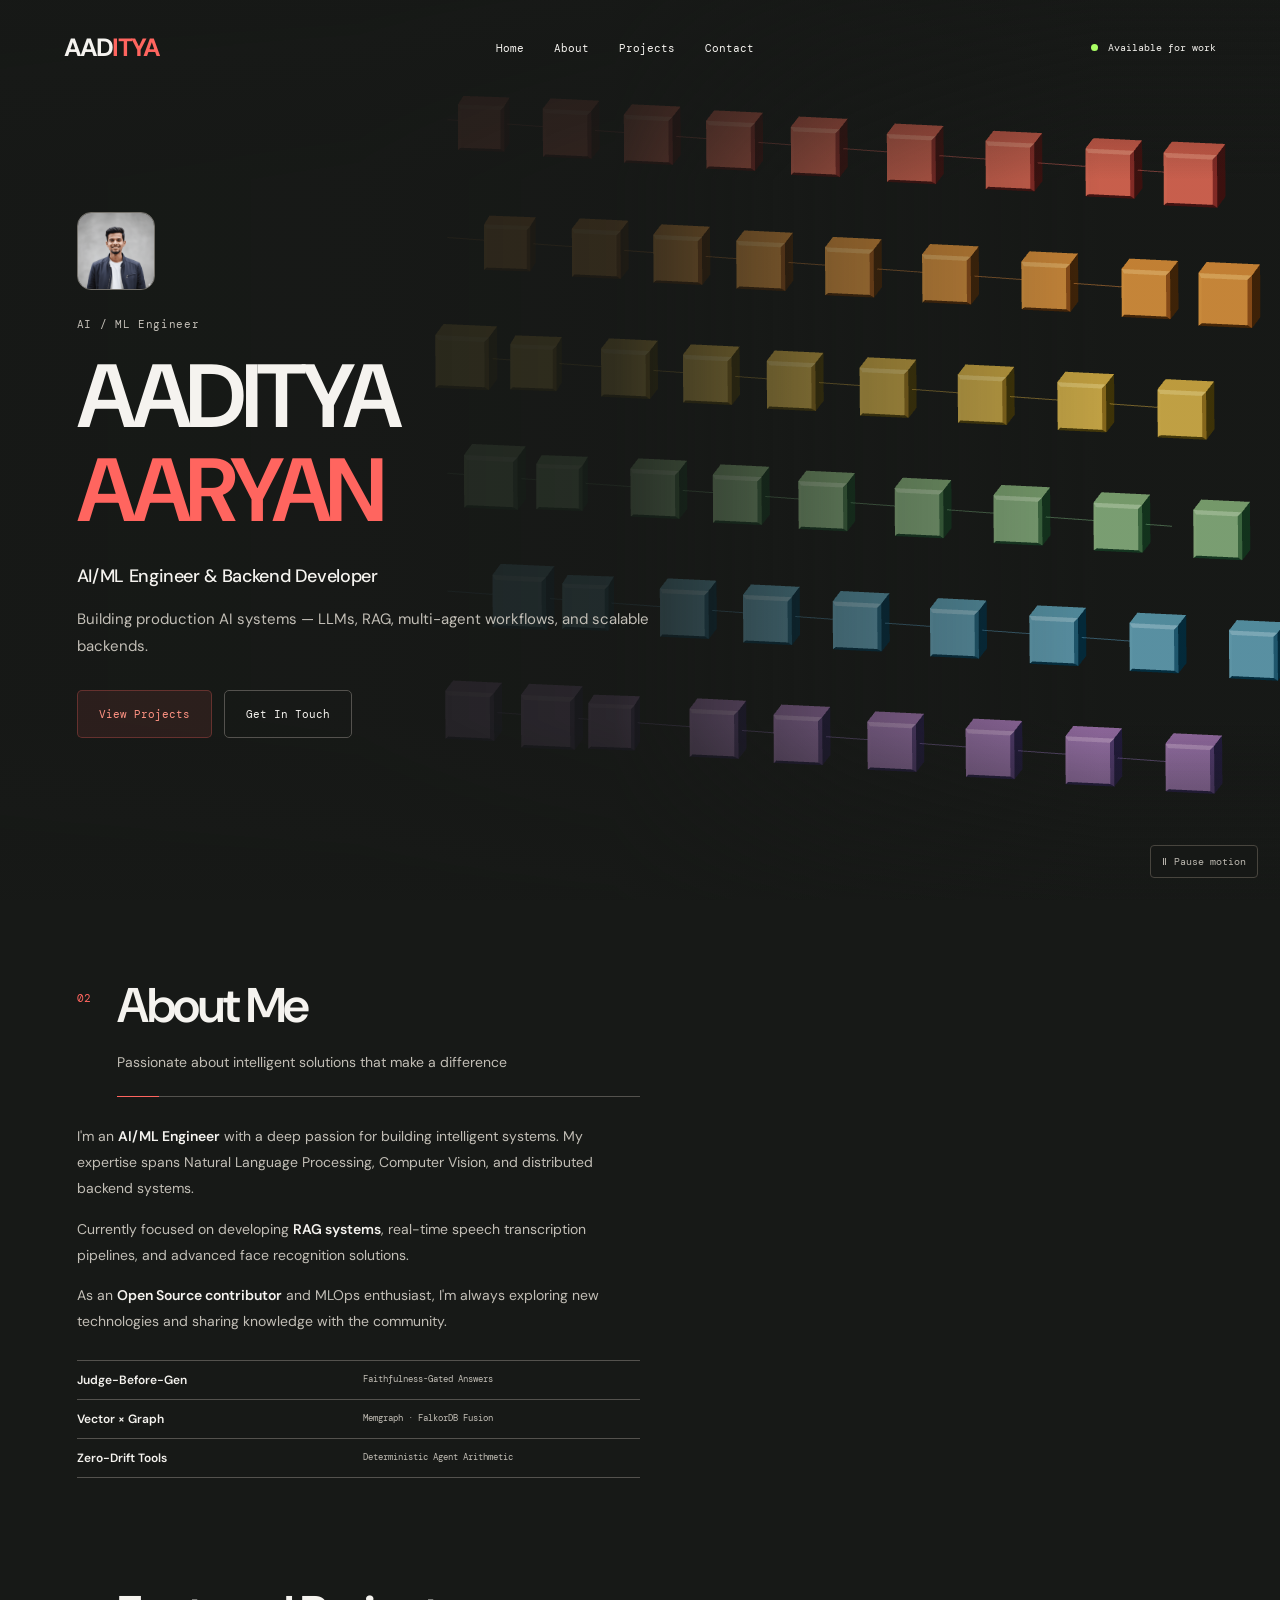
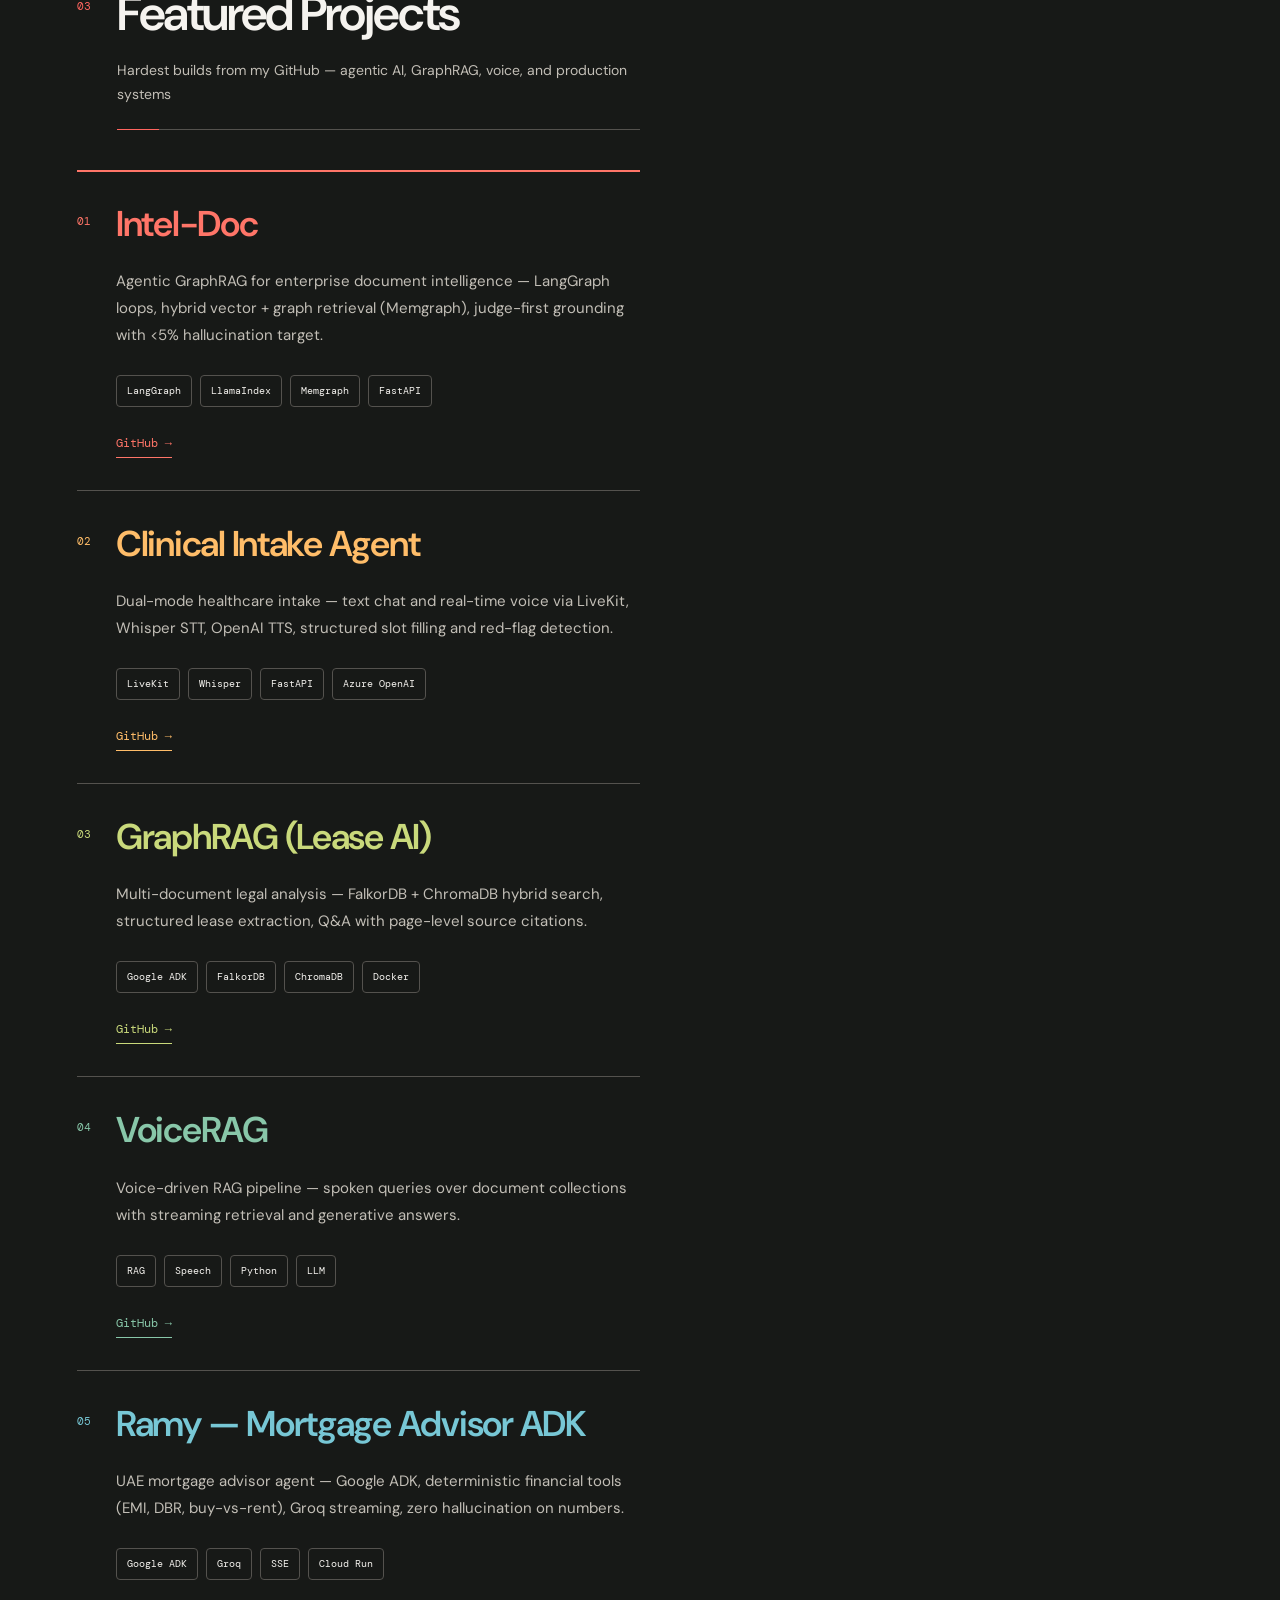
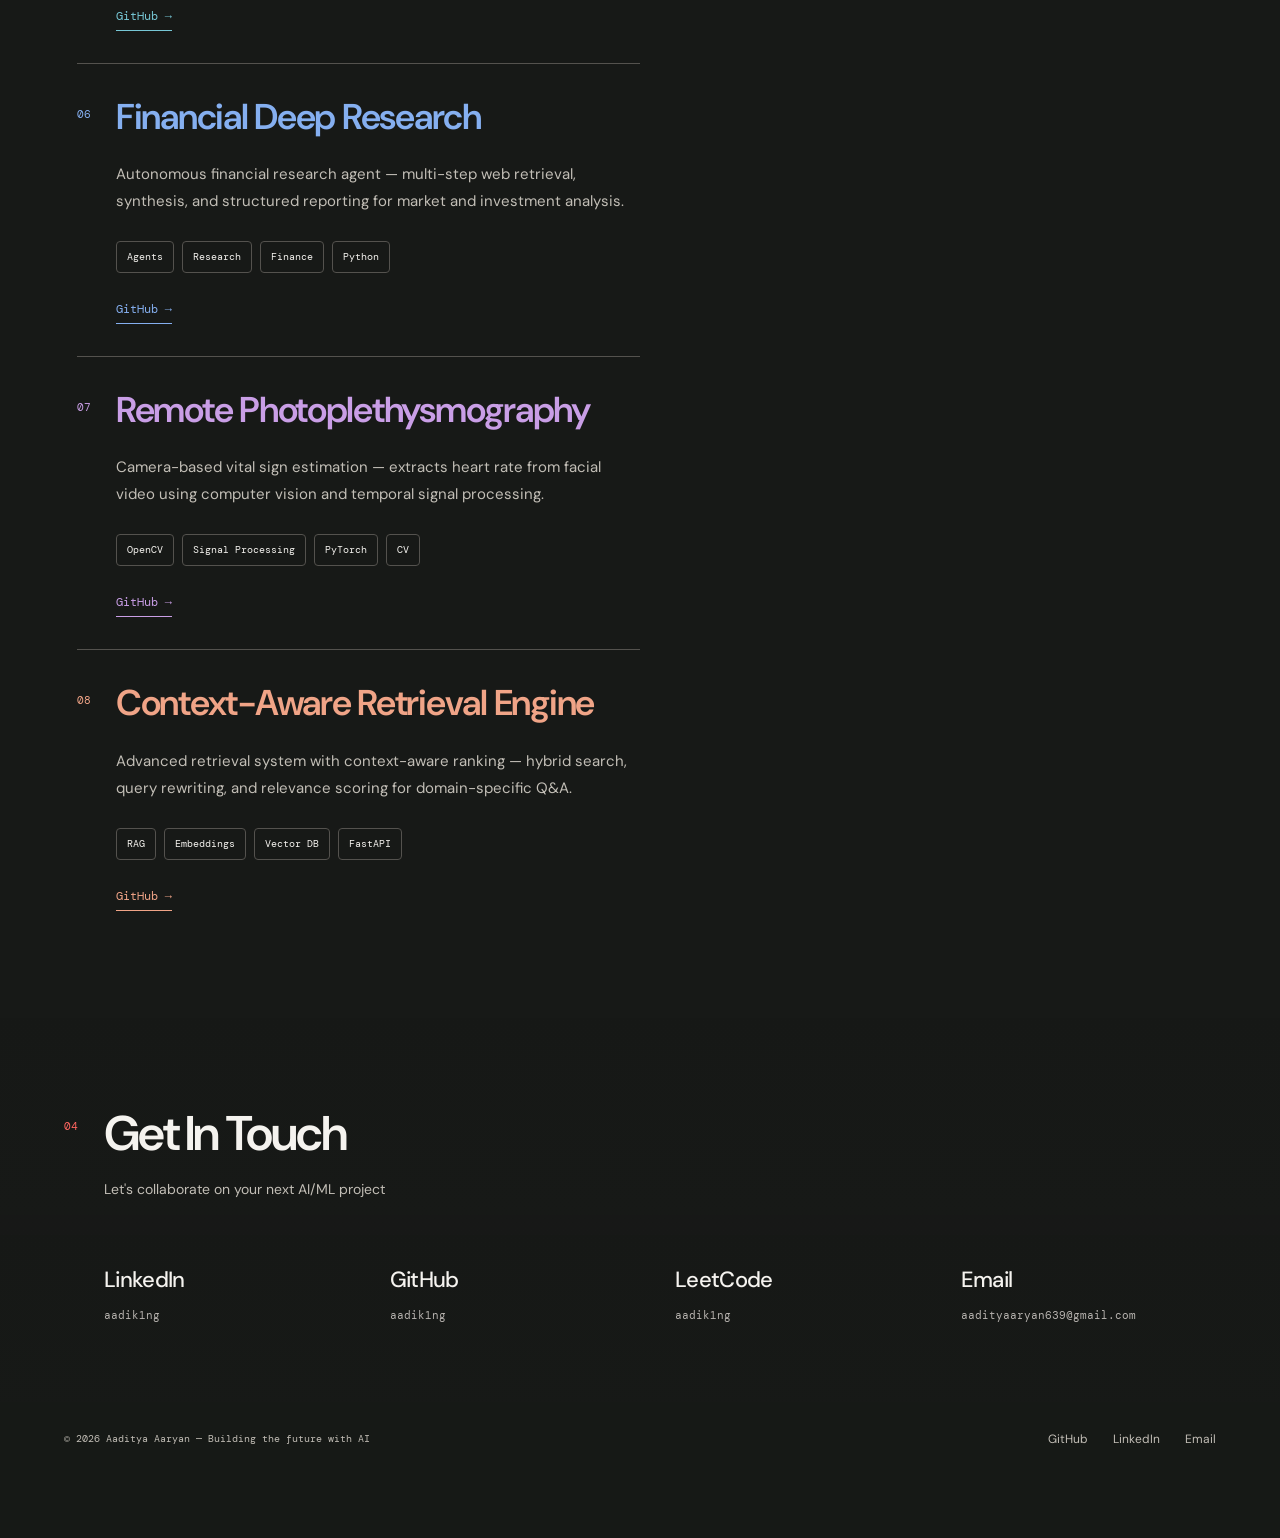
<file: index.html>
<!doctype html>
<html lang="en">
<head>
  <meta charset="UTF-8">
  <meta name="viewport" content="width=device-width, initial-scale=1.0">
  <meta name="theme-color" content="#171917">
  <title>AADITYA — AI/ML Engineer</title>
  <link rel="icon" href="./favicon.ico?v=13" sizes="16x16 32x32 48x48">
  <link rel="icon" type="image/svg+xml" href="./favicon.svg?v=13" sizes="any">
  <link rel="preconnect" href="https://fonts.googleapis.com">
  <link rel="preconnect" href="https://fonts.gstatic.com" crossorigin>
  <link href="https://fonts.googleapis.com/css2?family=DM+Sans:wght@400;500;600;650;700&family=DM+Mono:wght@400;500&family=Instrument+Serif:ital@0;1&display=swap" rel="stylesheet">
  <link rel="stylesheet" href="./styles.css?v=12">
</head>
<body>
  <a class="skip-link" href="#projects">Skip to projects</a>
  <div class="page-progress" aria-hidden="true"><span></span></div>
  <header class="header">
    <a href="#home" class="logo">AAD<span>ITYA</span></a>
    <nav aria-label="Main navigation"><a href="#home">Home</a><a href="#about">About</a><a href="#projects">Projects</a><a href="#contact">Contact</a></nav>
    <details class="mobile-menu"><summary>Menu <span>+</span></summary><nav aria-label="Mobile navigation"><a href="#home">Home</a><a href="#about">About</a><a href="#projects">Projects</a><a href="#contact">Contact</a></nav></details>
    <div class="nav-status">Available for work</div>
  </header>
  <aside class="network-story" id="token-choreography" aria-hidden="true">
    <div class="engine-stage">
      <div class="network-heading" aria-hidden="true"><span class="network-kicker">Transformer network</span><div class="network-readout"><span class="network-count">01</span><span class="network-title">Token stream</span></div></div>
      <div class="scene-viewport"><canvas id="engine-canvas" aria-hidden="true"></canvas><div class="engine-fallback" aria-hidden="true"></div></div>
      <div class="network-footer"><ol class="network-steps" aria-hidden="true"><li></li><li></li><li></li><li></li></ol></div>
    </div>
  </aside>
  <main class="site-main">
        <section class="hero" id="home" data-section>
            <div class="hero-photo">
                <img src="my_image.png" alt="Aaditya Aaryan">
            </div>
            <div class="hero-content">
                <div class="hero-eyebrow">AI / ML Engineer</div>
                <h1>AADITYA<em>AARYAN</em></h1>
                <p class="hero-sub">AI/ML Engineer & Backend Developer</p>
                <p class="hero-desc">
                    Building production AI systems — LLMs, RAG, multi-agent workflows,
                    and scalable backends.
                </p>
                <div class="cta-row">
                    <a href="#projects" class="btn btn-primary">View Projects</a>
                    <a href="#contact" class="btn btn-ghost">Get In Touch</a>
                </div>
            </div>
        <div class="hero-art" aria-hidden="true"><canvas id="hero-canvas"></canvas><div class="art-fallback"></div></div>
        </section>

        <section class="section" id="about" data-section><div class="about-sticky">
            <div class="section-head reveal-head">
                <span class="section-num">02</span>
                <div>
                    <h2 class="section-title">About Me</h2>
                    <p class="section-sub">Passionate about intelligent solutions that make a difference</p>
                    <div class="section-bar"><div class="section-bar__fill"></div></div>
                </div>
            </div>
            <div class="about-grid">
                <div class="about-text">
                    <p>
                        I'm an <span class="highlight">AI/ML Engineer</span> with a deep passion for building intelligent systems.
                        My expertise spans Natural Language Processing, Computer Vision, and distributed backend systems.
                    </p>
                    <p>
                        Currently focused on developing <span class="highlight">RAG systems</span>, real-time speech transcription pipelines,
                        and advanced face recognition solutions.
                    </p>
                    <p>
                        As an <span class="highlight">Open Source contributor</span> and MLOps enthusiast, I'm always exploring
                        new technologies and sharing knowledge with the community.
                    </p>
                    <div class="stat-row">
                        <div class="stat"><strong>Judge-Before-Gen</strong><span>Faithfulness-Gated Answers</span></div>
                        <div class="stat"><strong>Vector × Graph</strong><span>Memgraph · FalkorDB Fusion</span></div>
                        <div class="stat"><strong>Zero-Drift Tools</strong><span>Deterministic Agent Arithmetic</span></div>
                    </div>
                </div>
            <div class="lab-stage" aria-hidden="true"><canvas id="lab-canvas"></canvas><div class="lab-fallback"></div><div class="stage-progress"><span></span></div></div>
</div>
        </div></section>

        <section class="section" id="projects" data-section>
            <div class="section-head reveal-head">
                <span class="section-num">03</span>
                <div>
                    <h2 class="section-title">Featured Projects</h2>
                    <p class="section-sub">Hardest builds from my GitHub — agentic AI, GraphRAG, voice, and production systems</p>
                    <div class="section-bar"><div class="section-bar__fill"></div></div>
                </div>
            </div>
            <div class="projects-list">
                <article class="project-row" data-delay="0">
                    <span class="project-index">01</span>
                    <div>
                        <h3><a href="https://github.com/Aadik1ng/Intel-Doc" target="_blank" rel="noopener">Intel-Doc</a></h3>
                        <p>Agentic GraphRAG for enterprise document intelligence — LangGraph loops, hybrid vector + graph retrieval (Memgraph), judge-first grounding with &lt;5% hallucination target.</p>
                        <div class="tags">
                            <span class="tag">LangGraph</span><span class="tag">LlamaIndex</span>
                            <span class="tag">Memgraph</span><span class="tag">FastAPI</span>
                        </div>
                        <a class="project-link" href="https://github.com/Aadik1ng/Intel-Doc" target="_blank" rel="noopener">GitHub →</a>
                    </div>
                </article>
                <article class="project-row" data-delay="80">
                    <span class="project-index">02</span>
                    <div>
                        <h3><a href="https://github.com/Aadik1ng/Clinical-intake-agent" target="_blank" rel="noopener">Clinical Intake Agent</a></h3>
                        <p>Dual-mode healthcare intake — text chat and real-time voice via LiveKit, Whisper STT, OpenAI TTS, structured slot filling and red-flag detection.</p>
                        <div class="tags">
                            <span class="tag">LiveKit</span><span class="tag">Whisper</span>
                            <span class="tag">FastAPI</span><span class="tag">Azure OpenAI</span>
                        </div>
                        <a class="project-link" href="https://github.com/Aadik1ng/Clinical-intake-agent" target="_blank" rel="noopener">GitHub →</a>
                    </div>
                </article>
                <article class="project-row" data-delay="160">
                    <span class="project-index">03</span>
                    <div>
                        <h3><a href="https://github.com/Aadik1ng/GraphRAG" target="_blank" rel="noopener">GraphRAG (Lease AI)</a></h3>
                        <p>Multi-document legal analysis — FalkorDB + ChromaDB hybrid search, structured lease extraction, Q&A with page-level source citations.</p>
                        <div class="tags">
                            <span class="tag">Google ADK</span><span class="tag">FalkorDB</span>
                            <span class="tag">ChromaDB</span><span class="tag">Docker</span>
                        </div>
                        <a class="project-link" href="https://github.com/Aadik1ng/GraphRAG" target="_blank" rel="noopener">GitHub →</a>
                    </div>
                </article>
                <article class="project-row" data-delay="240">
                    <span class="project-index">04</span>
                    <div>
                        <h3><a href="https://github.com/Aadik1ng/VoiceRAG" target="_blank" rel="noopener">VoiceRAG</a></h3>
                        <p>Voice-driven RAG pipeline — spoken queries over document collections with streaming retrieval and generative answers.</p>
                        <div class="tags">
                            <span class="tag">RAG</span><span class="tag">Speech</span>
                            <span class="tag">Python</span><span class="tag">LLM</span>
                        </div>
                        <a class="project-link" href="https://github.com/Aadik1ng/VoiceRAG" target="_blank" rel="noopener">GitHub →</a>
                    </div>
                </article>
                <article class="project-row" data-delay="320">
                    <span class="project-index">05</span>
                    <div>
                        <h3><a href="https://github.com/Aadik1ng/Mortgage_Advisor_ADK" target="_blank" rel="noopener">Ramy — Mortgage Advisor ADK</a></h3>
                        <p>UAE mortgage advisor agent — Google ADK, deterministic financial tools (EMI, DBR, buy-vs-rent), Groq streaming, zero hallucination on numbers.</p>
                        <div class="tags">
                            <span class="tag">Google ADK</span><span class="tag">Groq</span>
                            <span class="tag">SSE</span><span class="tag">Cloud Run</span>
                        </div>
                        <a class="project-link" href="https://github.com/Aadik1ng/Mortgage_Advisor_ADK" target="_blank" rel="noopener">GitHub →</a>
                    </div>
                </article>
                <article class="project-row" data-delay="400">
                    <span class="project-index">06</span>
                    <div>
                        <h3><a href="https://github.com/Aadik1ng/Financial_Deep_Research" target="_blank" rel="noopener">Financial Deep Research</a></h3>
                        <p>Autonomous financial research agent — multi-step web retrieval, synthesis, and structured reporting for market and investment analysis.</p>
                        <div class="tags">
                            <span class="tag">Agents</span><span class="tag">Research</span>
                            <span class="tag">Finance</span><span class="tag">Python</span>
                        </div>
                        <a class="project-link" href="https://github.com/Aadik1ng/Financial_Deep_Research" target="_blank" rel="noopener">GitHub →</a>
                    </div>
                </article>
                <article class="project-row" data-delay="480">
                    <span class="project-index">07</span>
                    <div>
                        <h3><a href="https://github.com/Aadik1ng/Remote-Photoplethysmography" target="_blank" rel="noopener">Remote Photoplethysmography</a></h3>
                        <p>Camera-based vital sign estimation — extracts heart rate from facial video using computer vision and temporal signal processing.</p>
                        <div class="tags">
                            <span class="tag">OpenCV</span><span class="tag">Signal Processing</span>
                            <span class="tag">PyTorch</span><span class="tag">CV</span>
                        </div>
                        <a class="project-link" href="https://github.com/Aadik1ng/Remote-Photoplethysmography" target="_blank" rel="noopener">GitHub →</a>
                    </div>
                </article>
                <article class="project-row" data-delay="560">
                    <span class="project-index">08</span>
                    <div>
                        <h3><a href="https://github.com/Aadik1ng/Context-Aware-Retrieval-Engine" target="_blank" rel="noopener">Context-Aware Retrieval Engine</a></h3>
                        <p>Advanced retrieval system with context-aware ranking — hybrid search, query rewriting, and relevance scoring for domain-specific Q&A.</p>
                        <div class="tags">
                            <span class="tag">RAG</span><span class="tag">Embeddings</span>
                            <span class="tag">Vector DB</span><span class="tag">FastAPI</span>
                        </div>
                        <a class="project-link" href="https://github.com/Aadik1ng/Context-Aware-Retrieval-Engine" target="_blank" rel="noopener">GitHub →</a>
                    </div>
                </article>
            </div>
        </section>

        <section class="section" id="contact" data-section>
            <div class="section-head reveal-head">
                <span class="section-num">04</span>
                <div>
                    <h2 class="section-title">Get In Touch</h2>
                    <p class="section-sub">Let's collaborate on your next AI/ML project</p>
                    <div class="section-bar"><div class="section-bar__fill"></div></div>
                </div>
            </div>
            <div class="contact-grid">
                <a class="contact-cell" href="https://www.linkedin.com/in/aaditya-a-b95254214" target="_blank" rel="noopener">
                    <strong>LinkedIn</strong>
                    <span>aadik1ng</span>
                </a>
                <a class="contact-cell" href="https://github.com/aadik1ng" target="_blank" rel="noopener">
                    <strong>GitHub</strong>
                    <span>aadik1ng</span>
                </a>
                <a class="contact-cell" href="https://www.leetcode.com/aadik1ng" target="_blank" rel="noopener">
                    <strong>LeetCode</strong>
                    <span>aadik1ng</span>
                </a>
                <a class="contact-cell" href="mailto:aadityaaryan639@gmail.com">
                    <strong>Email</strong>
                    <span>aadityaaryan639@gmail.com</span>
                </a>
            </div>
        </section>
    </main>
  <footer class="footer">
        <p>&copy; 2026 Aaditya Aaryan — Building the future with AI</p>
        <div class="footer-links">
            <a href="https://github.com/aadik1ng" target="_blank" rel="noopener">GitHub</a>
            <a href="https://www.linkedin.com/in/aaditya-a-b95254214" target="_blank" rel="noopener">LinkedIn</a>
            <a href="mailto:aadityaaryan639@gmail.com">Email</a>
        </div>
    </footer>
  <button class="motion-toggle" type="button" aria-pressed="false" title="Pause animations and scroll transitions"><span aria-hidden="true">Ⅱ</span> <span class="motion-label">Pause motion</span></button>
  <script type="module" src="./main.js?v=11"></script>
</body>
</html>
</file>
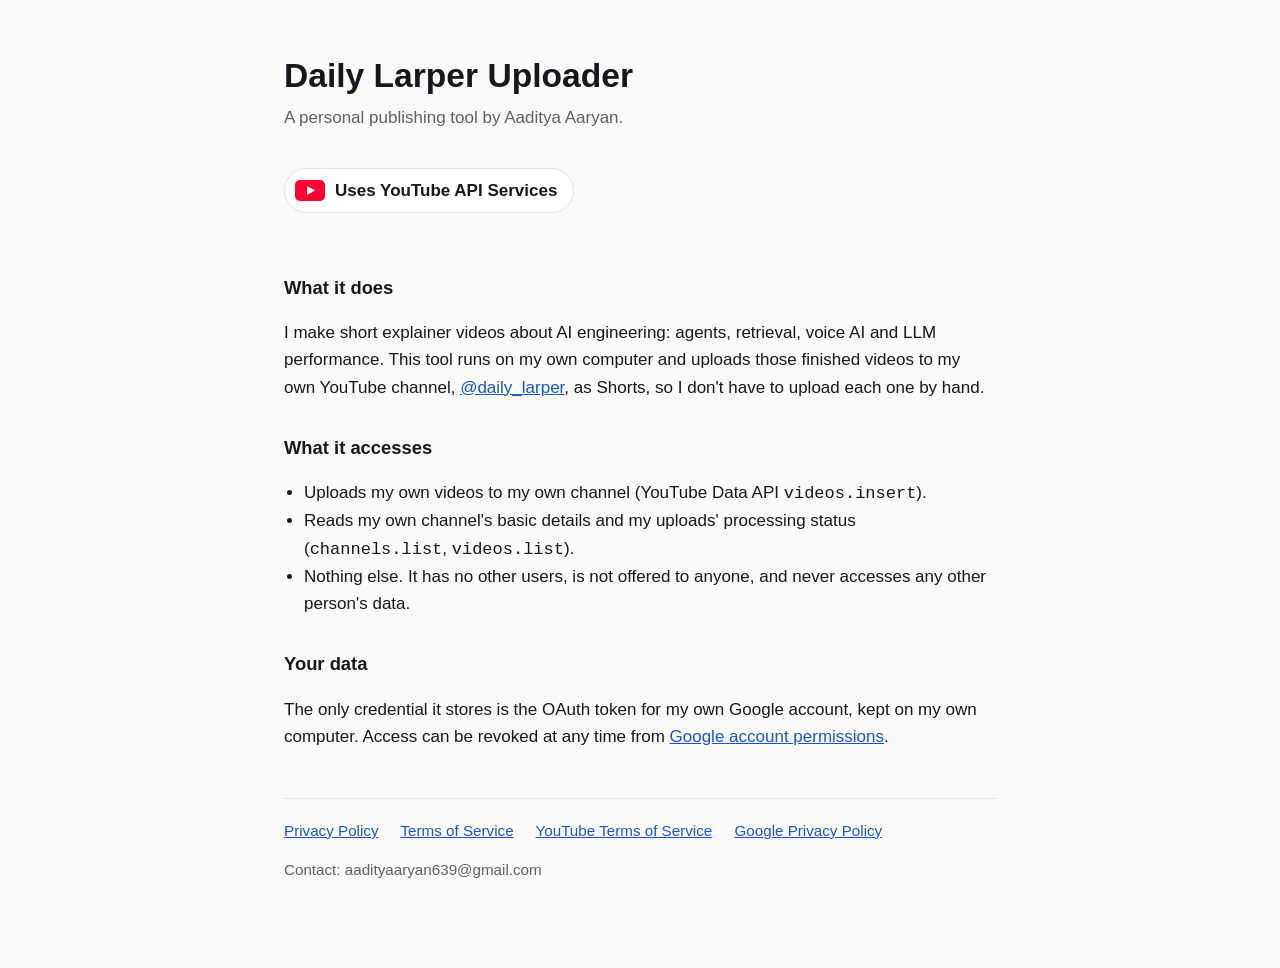
<file: daily-larper-uploader/index.html>
<!doctype html>
<html lang="en">
<head>
<meta charset="utf-8">
<meta name="viewport" content="width=device-width, initial-scale=1">
<title>Daily Larper Uploader</title>
<style>
  :root { --ink: #16181d; --dim: #5b606b; --line: #e3e5ea; --bg: #fafaf8; --yt: #ff0033; }
  * { box-sizing: border-box; }
  body { margin: 0; font: 17px/1.6 -apple-system, "Segoe UI", Roboto, Helvetica, Arial, sans-serif; color: var(--ink); background: var(--bg); }
  main { max-width: 760px; margin: 0 auto; padding: 56px 24px 72px; }
  h1 { font-size: 2.1rem; line-height: 1.2; margin: 0 0 8px; }
  .sub { color: var(--dim); margin: 0 0 36px; }
  .badge { display: inline-flex; align-items: center; gap: 10px; border: 1px solid var(--line); background: #fff;
           border-radius: 999px; padding: 8px 16px 8px 10px; font-weight: 600; margin-bottom: 28px; }
  .badge svg { width: 30px; height: 21px; }
  h2 { font-size: 1.15rem; margin: 32px 0 8px; }
  ul { padding-left: 20px; }
  a { color: #1a56c9; }
  footer { margin-top: 48px; padding-top: 20px; border-top: 1px solid var(--line); color: var(--dim); font-size: 0.95rem; }
  footer a { margin-right: 18px; }
</style>
</head>
<body>
<main>
  <h1>Daily Larper Uploader</h1>
  <p class="sub">A personal publishing tool by Aaditya Aaryan.</p>

  <div class="badge">
    <svg viewBox="0 0 30 21" aria-hidden="true"><rect width="30" height="21" rx="5" fill="#ff0033"/><path d="M12 6l8 4.5-8 4.5z" fill="#fff"/></svg>
    Uses YouTube API Services
  </div>

  <h2>What it does</h2>
  <p>I make short explainer videos about AI engineering: agents, retrieval, voice AI and LLM performance.
     This tool runs on my own computer and uploads those finished videos to my own YouTube channel,
     <a href="https://www.youtube.com/@daily_larper">@daily_larper</a>, as Shorts, so I don't have to upload each one by hand.</p>

  <h2>What it accesses</h2>
  <ul>
    <li>Uploads my own videos to my own channel (YouTube Data API <code>videos.insert</code>).</li>
    <li>Reads my own channel's basic details and my uploads' processing status (<code>channels.list</code>, <code>videos.list</code>).</li>
    <li>Nothing else. It has no other users, is not offered to anyone, and never accesses any other person's data.</li>
  </ul>

  <h2>Your data</h2>
  <p>The only credential it stores is the OAuth token for my own Google account, kept on my own computer.
     Access can be revoked at any time from <a href="https://myaccount.google.com/permissions">Google account permissions</a>.</p>

  <footer>
    <a href="https://gist.github.com/Aadik1ng/b04a61058cdd2fa7b99e1f8e11b3aa18">Privacy Policy</a>
    <a href="https://gist.github.com/Aadik1ng/b04a61058cdd2fa7b99e1f8e11b3aa18#file-terms-of-service-md">Terms of Service</a>
    <a href="https://www.youtube.com/t/terms">YouTube Terms of Service</a>
    <a href="https://policies.google.com/privacy">Google Privacy Policy</a>
    <p>Contact: aadityaaryan639@gmail.com</p>
  </footer>
</main>
</body>
</html>
</file>
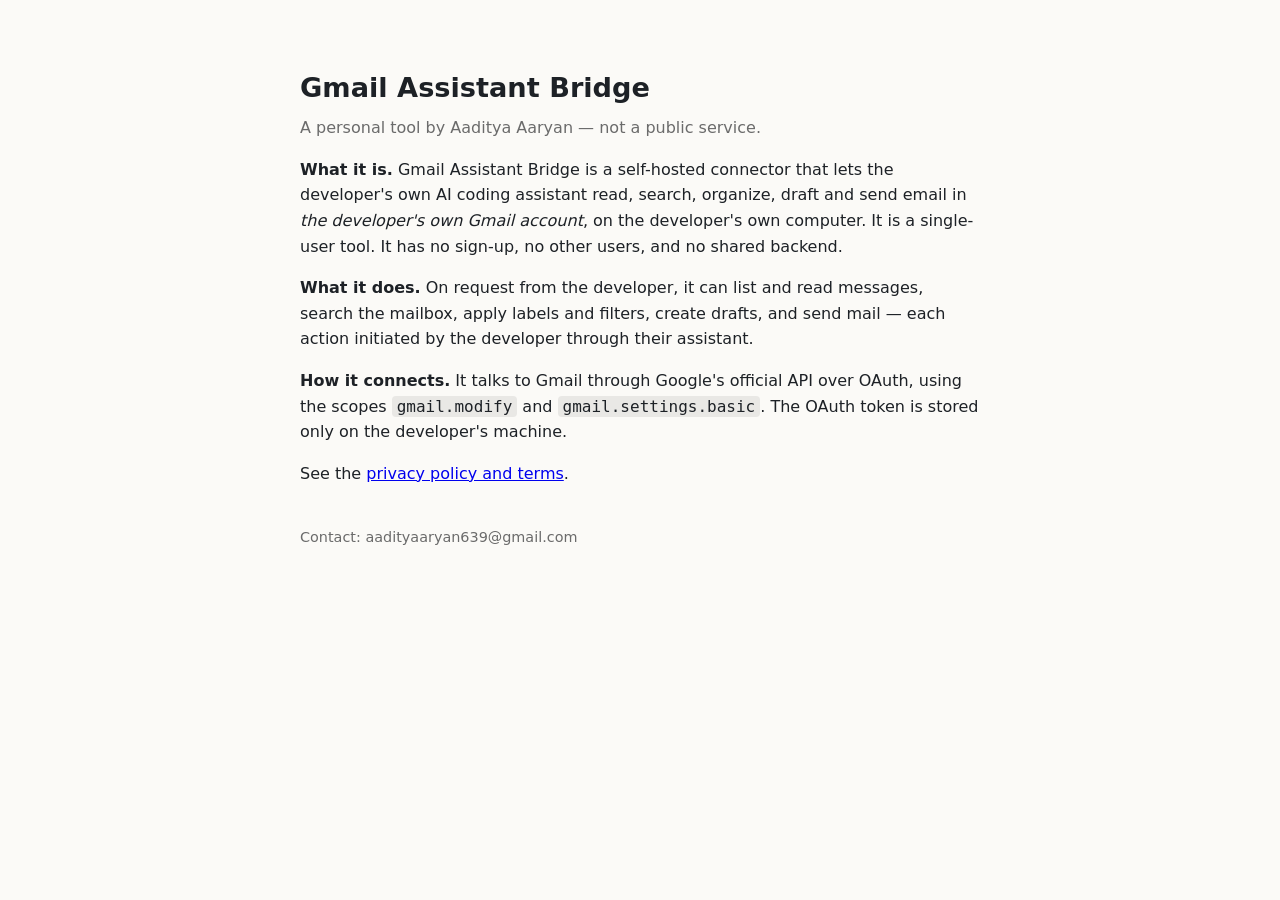
<file: gmail-mcp/index.html>
<!doctype html>
<html lang="en">
<head>
<meta charset="utf-8">
<meta name="viewport" content="width=device-width, initial-scale=1">
<title>Gmail Assistant Bridge</title>
<style>
  :root { color-scheme: light dark; }
  body { font: 16px/1.6 -apple-system, system-ui, sans-serif; max-width: 680px;
         margin: 0 auto; padding: 48px 20px; color: #1d2126; background: #fbfaf7; }
  @media (prefers-color-scheme: dark) { body { color: #e8e6e0; background: #15171c; } a { color: #7db0ff; } }
  h1 { font-size: 1.7rem; margin-bottom: .2em; }
  .sub { color: #6b6b6b; margin-top: 0; }
  code { background: rgba(127,127,127,.15); padding: 1px 5px; border-radius: 4px; }
  footer { margin-top: 40px; font-size: .9rem; color: #6b6b6b; }
</style>
</head>
<body>
<h1>Gmail Assistant Bridge</h1>
<p class="sub">A personal tool by Aaditya Aaryan — not a public service.</p>

<p><strong>What it is.</strong> Gmail Assistant Bridge is a self-hosted
connector that lets the developer's own AI coding assistant read, search,
organize, draft and send email in <em>the developer's own Gmail account</em>,
on the developer's own computer. It is a single-user tool. It has no sign-up,
no other users, and no shared backend.</p>

<p><strong>What it does.</strong> On request from the developer, it can list and
read messages, search the mailbox, apply labels and filters, create drafts, and
send mail — each action initiated by the developer through their assistant.</p>

<p><strong>How it connects.</strong> It talks to Gmail through Google's official
API over OAuth, using the scopes <code>gmail.modify</code> and
<code>gmail.settings.basic</code>. The OAuth token is stored only on the
developer's machine.</p>

<p>See the <a href="privacy.html">privacy policy and terms</a>.</p>

<footer>Contact: aadityaaryan639@gmail.com</footer>
</body>
</html>
</file>
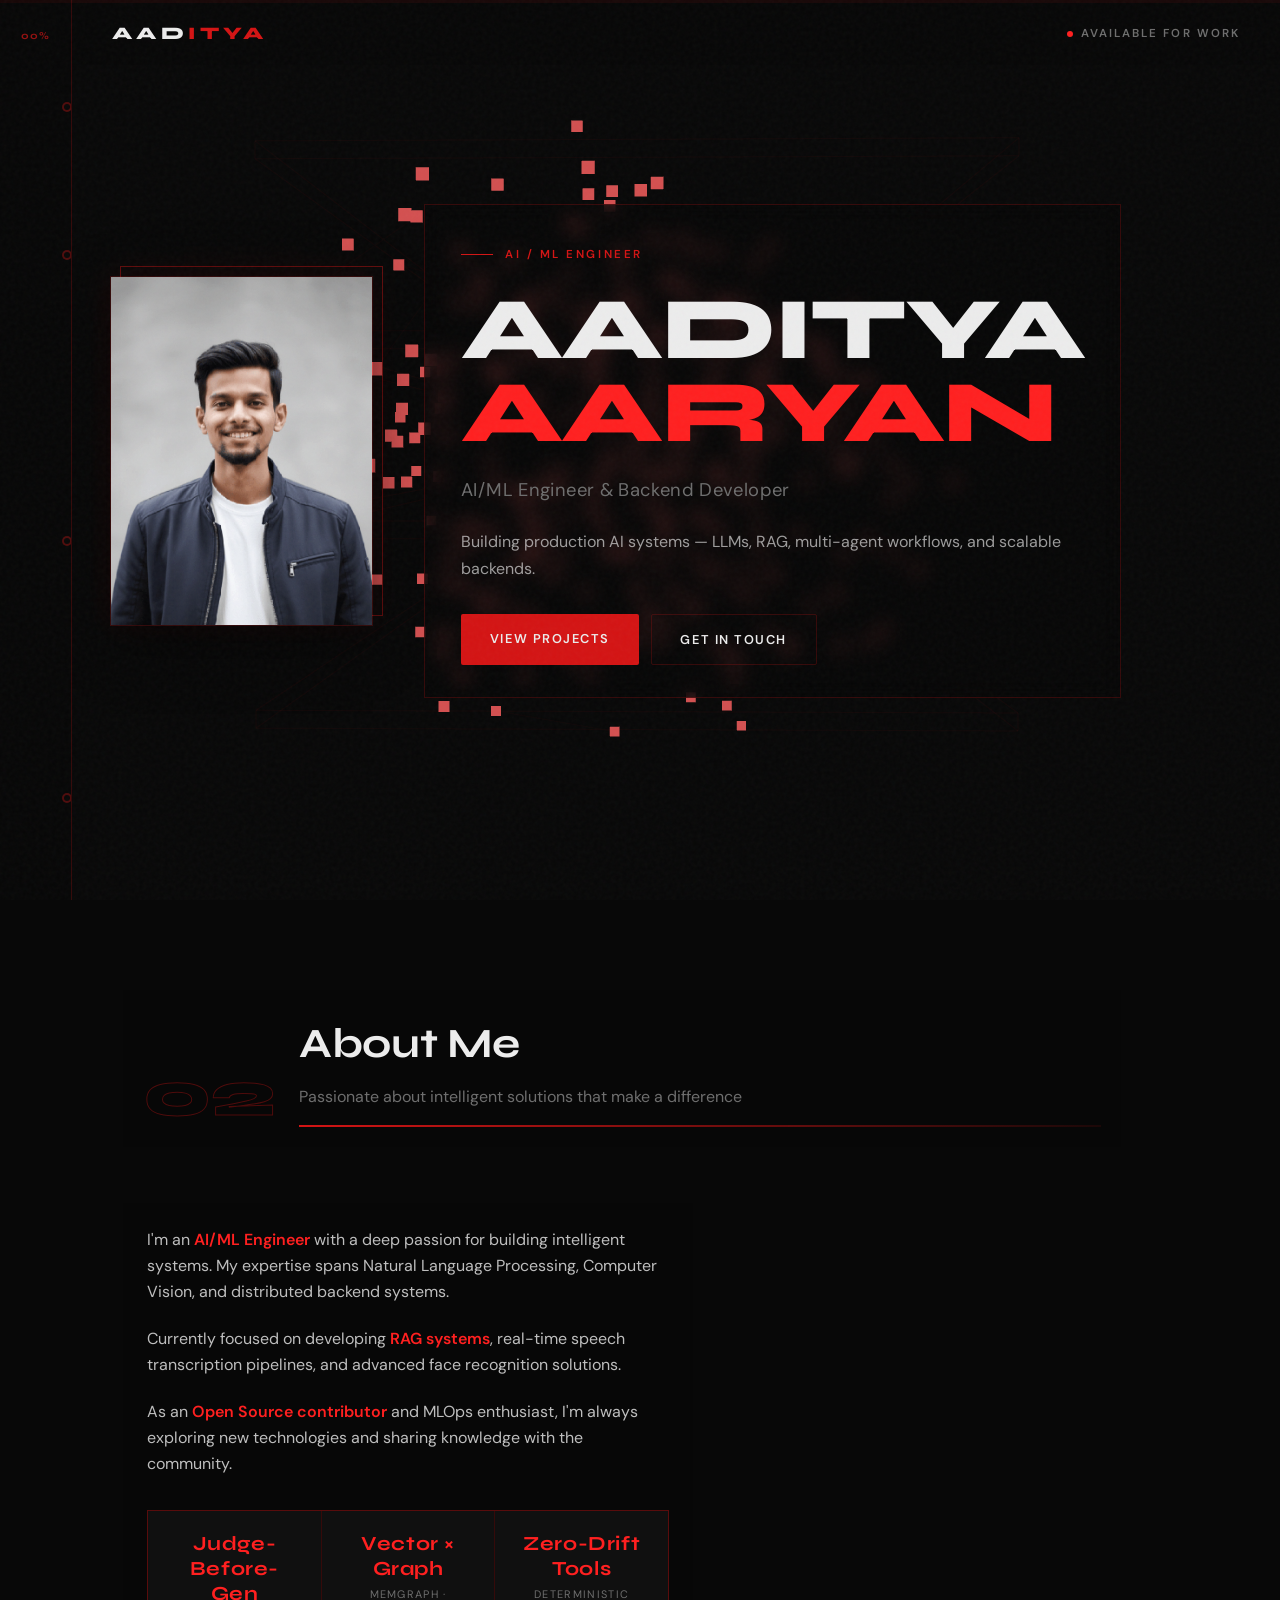
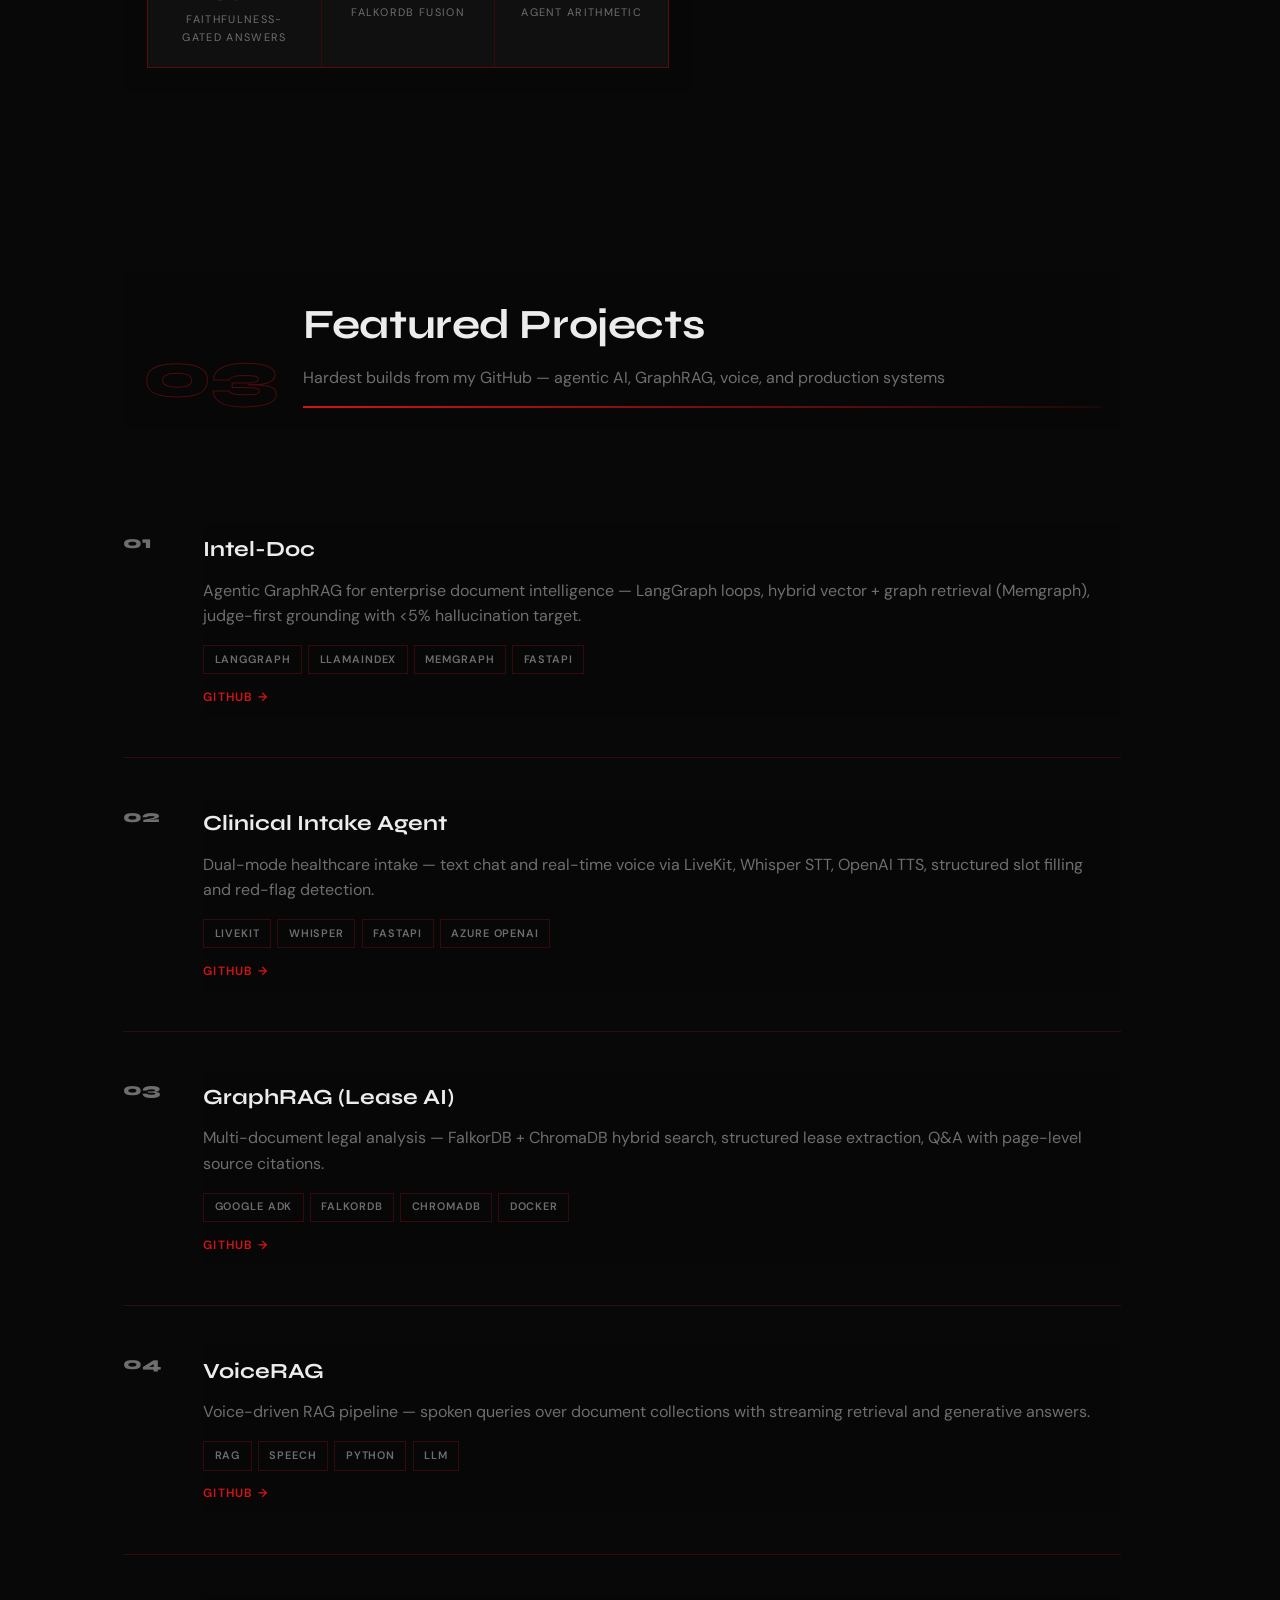
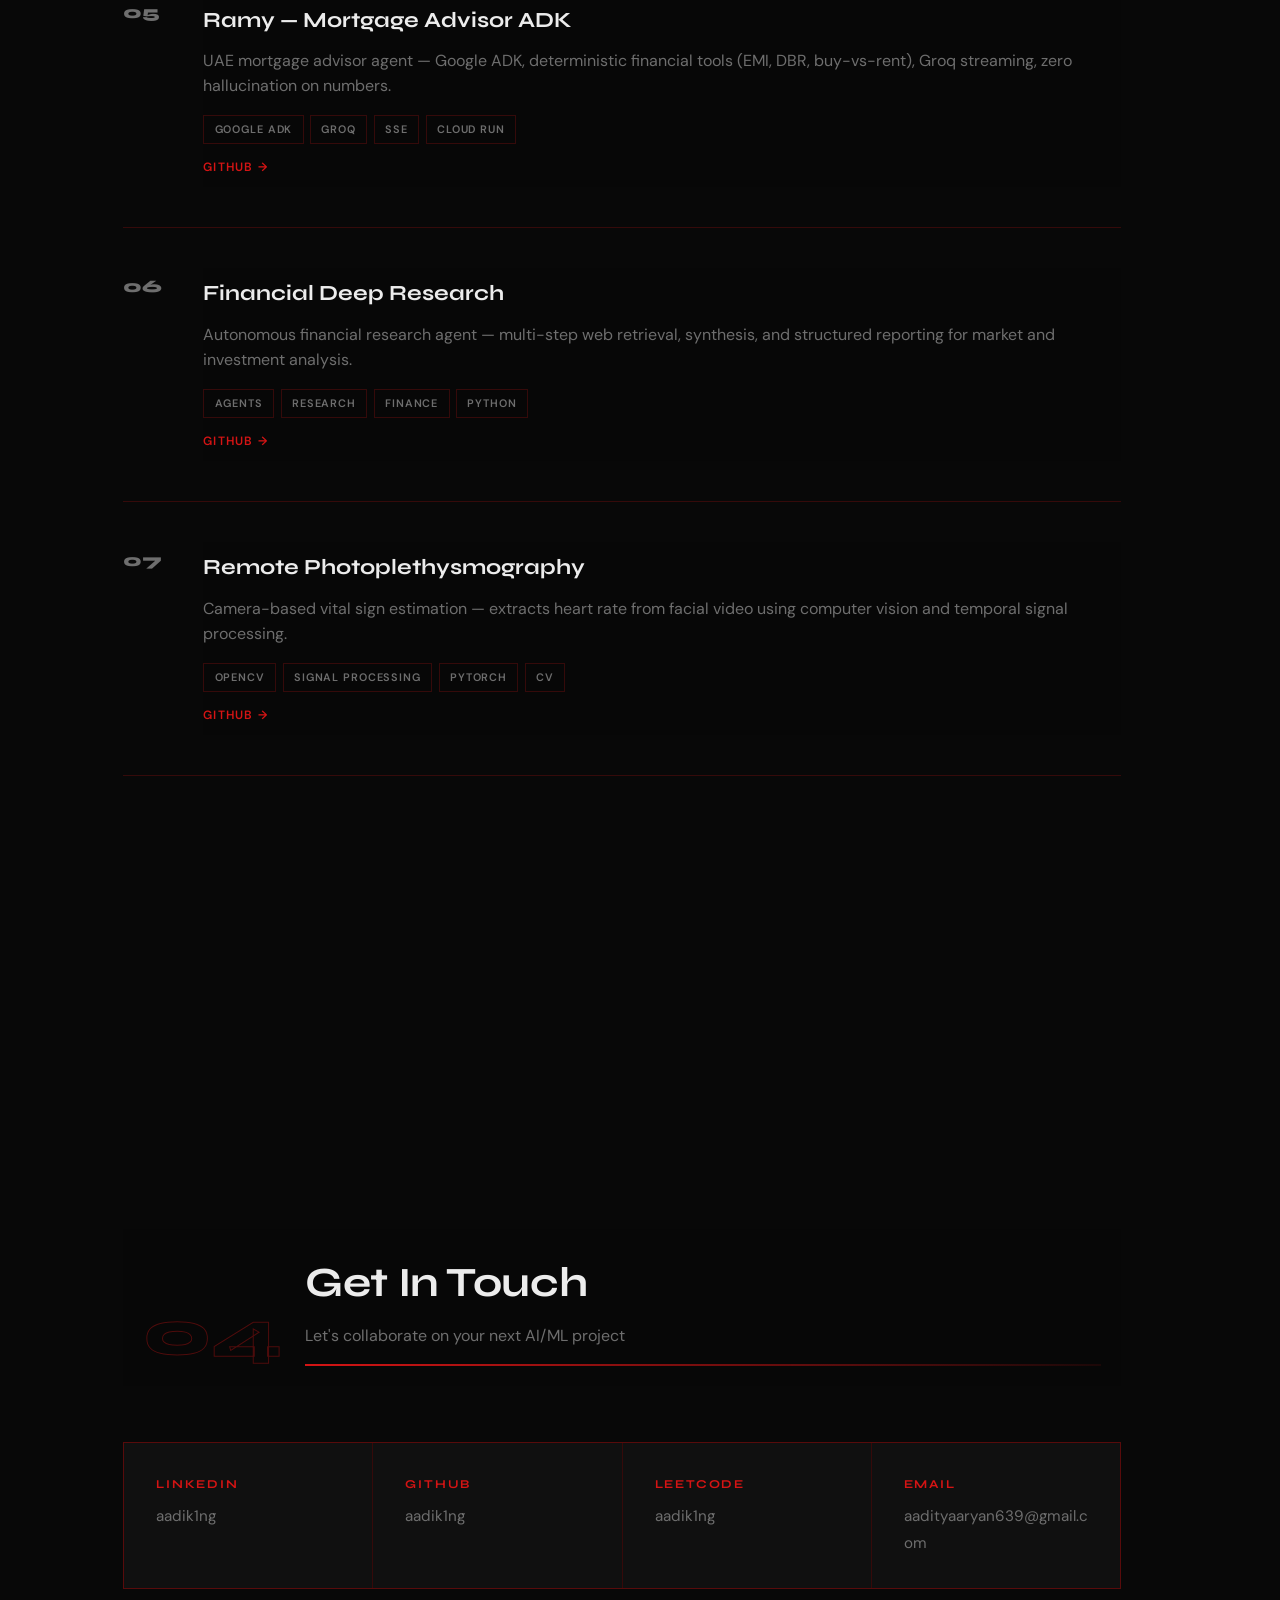
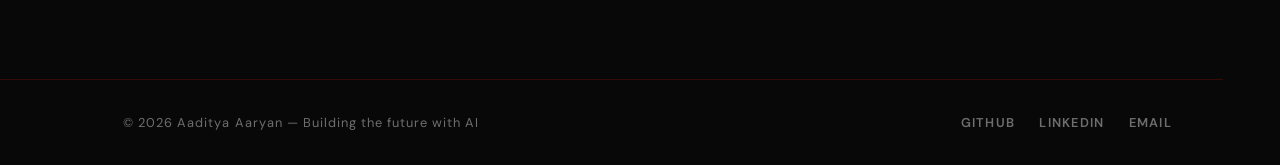
<file: portfolio.html>
<!DOCTYPE html>
<html lang="en">
<head>
    <meta charset="UTF-8">
    <meta name="viewport" content="width=device-width, initial-scale=1.0">
    <title>AADITYA — AI/ML Engineer</title>
    <link rel="preconnect" href="https://fonts.googleapis.com">
    <link rel="preconnect" href="https://fonts.gstatic.com" crossorigin>
    <link href="https://fonts.googleapis.com/css2?family=Syne:wght@400;600;700;800&family=DM+Sans:ital,opsz,wght@0,9..40,400;0,9..40,500;0,9..40,600;1,9..40,400&display=swap" rel="stylesheet">
    <style>
        *, *::before, *::after { margin: 0; padding: 0; box-sizing: border-box; }

        :root {
            --red: #d41414;
            --red-hot: #ff2020;
            --red-dim: #5c0a0a;
            --red-glow: rgba(212, 20, 20, 0.5);
            --black: #080808;
            --surface: #101010;
            --surface-2: #181818;
            --border: rgba(212, 20, 20, 0.22);
            --text: #ececec;
            --muted: #6e6e6e;
            --rail-w: 72px;
            --top-bar: 3px;
            --nav-h: 3.5rem;
            --mobile-nav-h: 3.25rem;
            --pad-x: clamp(1rem, 4vw, 4rem);
            --pad-y: clamp(3rem, 7vw, 6rem);
            --content-max: 1100px;
        }

        html {
            scroll-behavior: smooth;
            scroll-timeline: --page-scroll block;
            scroll-padding-top: calc(var(--top-bar) + var(--nav-h) + 0.5rem);
        }

        body {
            font-family: 'DM Sans', sans-serif;
            background: var(--black);
            color: var(--text);
            line-height: 1.65;
            overflow-x: hidden;
            isolation: isolate;
        }

        /* ── Grain texture ── */
        body::after {
            content: '';
            position: fixed; inset: 0; z-index: 9998; pointer-events: none;
            opacity: 0.035;
            background-image: url("data:image/svg+xml,%3Csvg viewBox='0 0 256 256' xmlns='http://www.w3.org/2000/svg'%3E%3Cfilter id='n'%3E%3CfeTurbulence type='fractalNoise' baseFrequency='0.85' numOctaves='4' stitchTiles='stitch'/%3E%3C/filter%3E%3Crect width='100%25' height='100%25' filter='url(%23n)'/%3E%3C/svg%3E");
        }

        /* Three.js — decorative background only; must never capture clicks */
        .arch-bg {
            position: fixed;
            inset: 0;
            z-index: 0;
            pointer-events: none !important;
            opacity: 0.88;
        }

        .arch-bg canvas {
            display: block;
            width: 100%;
            height: 100%;
            pointer-events: none !important;
            touch-action: none;
        }

        .site-main,
        .navbar,
        .footer,
        .scroll-rail {
            z-index: 10;
            pointer-events: auto;
        }

        .site-main,
        .footer {
            position: relative;
            width: 100%;
            max-width: calc(var(--content-max) + var(--rail-w) + var(--pad-x));
        }

        img {
            max-width: 100%;
            height: auto;
        }

        /* Text panels — readability without covering the canvas */
        .section-head,
        .about-text,
        .project-row > div {
            background: rgba(8, 8, 8, 0.78);
            backdrop-filter: blur(8px);
        }

        .section-head { padding: 1.25rem; margin-bottom: -1.25rem; }
        .about-text { padding: 1.5rem; }
        .project-row > div { padding: 0.5rem 1rem 0.5rem 0; }

        /* ══════════════════════════════════════
           SCROLL PROGRESS — top horizontal bar
           Line fills the track as you scroll
        ══════════════════════════════════════ */
        .progress-top {
            position: fixed; top: 0; left: 0; right: 0;
            height: var(--top-bar); z-index: 1100;
            background: rgba(212, 20, 20, 0.08);
            pointer-events: none;
        }

        .progress-top__fill {
            height: 100%; width: 100%;
            background: linear-gradient(90deg, var(--red-dim), var(--red-hot));
            transform-origin: left center;
            transform: scaleX(0);
            box-shadow: 0 0 12px var(--red-glow);
        }

        @supports (animation-timeline: scroll()) {
            @keyframes grow-horizontal {
                from { transform: scaleX(0); }
                to   { transform: scaleX(1); }
            }
            .progress-top__fill {
                animation: grow-horizontal linear both;
                animation-timeline: --page-scroll;
            }
        }

        /* ══════════════════════════════════════
           SCROLL RAIL — left vertical bar
           Imaginary track + red line fills down
        ══════════════════════════════════════ */
        .scroll-rail {
            position: fixed;
            left: 0; top: 0; bottom: 0;
            width: var(--rail-w);
            z-index: 1050;
            display: flex;
            flex-direction: column;
            align-items: center;
            padding: calc(var(--top-bar) + 1.5rem) 0 1.5rem;
            border-right: 1px solid var(--border);
            background: rgba(8, 8, 8, 0.92);
            backdrop-filter: blur(12px);
            overflow: hidden;
            pointer-events: none;
        }

        .scroll-rail a {
            pointer-events: auto;
        }

        .scroll-rail__track {
            position: relative;
            flex: 1;
            width: 2px;
            margin: 0.5rem 0;
            background: rgba(212, 20, 20, 0.12);
            border-radius: 2px;
            overflow: visible;
        }

        /* The fill line inside the imaginary bar */
        .scroll-rail__fill {
            position: absolute;
            top: 0; left: 0;
            width: 100%;
            height: 100%;
            background: linear-gradient(180deg, var(--red-hot), var(--red));
            border-radius: 2px;
            transform-origin: top center;
            transform: scaleY(0);
            box-shadow: 0 0 10px var(--red-glow);
        }

        @supports (animation-timeline: scroll()) {
            @keyframes grow-vertical {
                from { transform: scaleY(0); }
                to   { transform: scaleY(1); }
            }
            .scroll-rail__fill {
                animation: grow-vertical linear both;
                animation-timeline: --page-scroll;
            }
        }

        /* Glowing head that rides the fill line */
        .scroll-rail__head {
            position: absolute;
            left: 50%;
            width: 8px; height: 8px;
            border-radius: 50%;
            background: var(--red-hot);
            transform: translate(-50%, -50%) scale(0);
            box-shadow: 0 0 14px var(--red-hot), 0 0 28px var(--red-glow);
            pointer-events: none;
            opacity: 0;
            transition: top 0.08s linear, opacity 0.3s;
        }

        .scroll-rail__head.visible {
            opacity: 1;
            transform: translate(-50%, -50%) scale(1);
        }

        .scroll-rail__nav {
            position: absolute;
            inset: calc(var(--top-bar) + 1.5rem) 0 3rem;
            display: flex;
            justify-content: center;
        }

        .scroll-rail__dots {
            list-style: none;
            position: relative;
            width: 100%;
            height: 100%;
        }

        .scroll-rail__dots li {
            position: absolute;
            left: 50%;
            transform: translateX(-50%);
        }

        .scroll-rail__dots a {
            display: flex;
            align-items: center;
            gap: 0.75rem;
            text-decoration: none;
            color: var(--muted);
            position: relative;
            transform: translateX(calc(var(--rail-w) / 2 - 50%));
        }

        .scroll-rail__dots .dot {
            width: 10px; height: 10px;
            border-radius: 50%;
            border: 2px solid rgba(212, 20, 20, 0.35);
            background: var(--black);
            transition: transform 0.35s cubic-bezier(0.34, 1.56, 0.64, 1),
                        border-color 0.3s, background 0.3s, box-shadow 0.3s;
            flex-shrink: 0;
        }

        .scroll-rail__dots a:hover .dot,
        .scroll-rail__dots a.active .dot {
            border-color: var(--red-hot);
            background: var(--red);
            box-shadow: 0 0 12px var(--red-glow);
        }

        .scroll-rail__dots a.active .dot {
            transform: scale(1.35);
        }

        .scroll-rail__dots .label {
            position: absolute;
            left: 22px;
            white-space: nowrap;
            font-size: 0.7rem;
            font-weight: 600;
            letter-spacing: 0.14em;
            text-transform: uppercase;
            opacity: 0;
            transform: translateX(-6px);
            transition: opacity 0.25s, transform 0.25s;
            pointer-events: none;
            color: var(--text);
        }

        .scroll-rail__dots a:hover .label,
        .scroll-rail__dots a.active .label {
            opacity: 1;
            transform: translateX(0);
        }

        .scroll-rail__percent {
            font-family: 'Syne', sans-serif;
            font-size: 0.65rem;
            font-weight: 700;
            letter-spacing: 0.1em;
            color: var(--red);
            opacity: 0.7;
        }

        /* ── Main layout offset for rail ── */
        .site-main {
            margin-left: var(--rail-w);
        }

        /* ── Navbar ── */
        .navbar {
            position: fixed;
            top: var(--top-bar);
            left: var(--rail-w); right: 0;
            z-index: 1000;
            padding: 1rem 2.5rem;
            display: flex;
            justify-content: space-between;
            align-items: center;
            background: rgba(8, 8, 8, 0.7);
            backdrop-filter: blur(16px);
            border-bottom: 1px solid transparent;
            transition: border-color 0.4s, background 0.4s;
        }

        .navbar.scrolled {
            border-bottom-color: var(--border);
            background: rgba(8, 8, 8, 0.95);
        }

        .logo {
            font-family: 'Syne', sans-serif;
            font-size: 1.1rem;
            font-weight: 800;
            letter-spacing: 0.25em;
            color: var(--text);
            text-decoration: none;
        }

        .logo span { color: var(--red); }

        .nav-status {
            font-size: 0.72rem;
            font-weight: 600;
            letter-spacing: 0.18em;
            text-transform: uppercase;
            color: var(--muted);
            display: flex;
            align-items: center;
            gap: 0.5rem;
        }

        .nav-status::before {
            content: '';
            width: 6px; height: 6px;
            border-radius: 50%;
            background: var(--red-hot);
        }

        /* ── Hero ── */
        .hero {
            min-height: 100vh;
            min-height: 100dvh;
            display: grid;
            grid-template-columns: minmax(220px, 380px) 1fr;
            gap: clamp(1.5rem, 4vw, 3.5rem);
            align-items: center;
            max-width: var(--content-max);
            padding: calc(var(--top-bar) + var(--nav-h) + 2rem) var(--pad-x) var(--pad-y) clamp(1.5rem, 3vw, 3rem);
            position: relative;
        }

        .hero-photo {
            position: relative;
            z-index: 2;
            animation: hero-in 1s cubic-bezier(0.22, 1, 0.36, 1) forwards;
        }

        .hero-photo::before {
            content: '';
            position: absolute;
            inset: -10px -10px 10px 10px;
            border: 1px solid rgba(212, 20, 20, 0.45);
            pointer-events: none;
            transition: inset 0.4s ease;
        }

        .hero-photo:hover::before {
            inset: -14px -14px 14px 14px;
            border-color: var(--red);
        }

        .hero-photo img {
            display: block;
            width: 100%;
            aspect-ratio: 3 / 4;
            object-fit: cover;
            object-position: center top;
            border: 1px solid var(--border);
            box-shadow: 0 16px 48px rgba(0, 0, 0, 0.5), 0 0 32px rgba(212, 20, 20, 0.12);
            filter: grayscale(10%) contrast(1.05);
            transition: filter 0.4s ease;
        }

        .hero-photo:hover img {
            filter: grayscale(0%) contrast(1.08);
        }

        .hero-content {
            position: relative; z-index: 2;
            animation: hero-in 1s cubic-bezier(0.22, 1, 0.36, 1) 0.12s both;
            background: rgba(8, 8, 8, 0.72);
            backdrop-filter: blur(10px);
            padding: clamp(1.25rem, 3vw, 2rem) clamp(1.25rem, 3vw, 2.25rem);
            border: 1px solid var(--border);
        }

        @keyframes hero-in {
            from { opacity: 0; transform: translateY(20px); }
            to   { opacity: 1; transform: translateY(0); }
        }

        .hero-eyebrow {
            display: inline-flex;
            align-items: center;
            gap: 0.75rem;
            font-size: 0.72rem;
            font-weight: 600;
            letter-spacing: 0.22em;
            text-transform: uppercase;
            color: var(--red);
            margin-bottom: 1.5rem;
        }

        .hero-eyebrow::before {
            content: '';
            width: 32px; height: 1px;
            background: var(--red);
        }

        .hero h1 {
            font-family: 'Syne', sans-serif;
            font-size: clamp(2.4rem, 9vw, 5.5rem);
            font-weight: 800;
            line-height: 0.95;
            letter-spacing: -0.02em;
            margin-bottom: 1.25rem;
            overflow-wrap: break-word;
        }

        .hero h1 em {
            font-style: normal;
            color: var(--red-hot);
            display: block;
        }

        .hero-sub {
            font-size: clamp(1rem, 2vw, 1.15rem);
            color: var(--muted);
            margin-bottom: 1.5rem;
            letter-spacing: 0.02em;
        }

        .hero-desc {
            max-width: 100%;
            color: rgba(236, 236, 236, 0.65);
            margin-bottom: 2rem;
        }

        .cta-row {
            display: flex;
            gap: 0.75rem;
            flex-wrap: wrap;
        }

        .btn {
            padding: 0.85rem 1.8rem;
            font-family: 'DM Sans', sans-serif;
            font-size: 0.8rem;
            font-weight: 600;
            letter-spacing: 0.12em;
            text-transform: uppercase;
            text-decoration: none;
            border-radius: 2px;
            transition: transform 0.3s, box-shadow 0.3s, background 0.3s;
            position: relative;
            z-index: 1;
            overflow: hidden;
            cursor: pointer;
        }

        a {
            cursor: pointer;
        }

        .btn-primary {
            background: var(--red);
            color: var(--text);
            border: none;
        }

        .btn-primary:hover {
            background: var(--red-hot);
            transform: translateY(-2px);
            box-shadow: 0 8px 30px var(--red-glow);
        }

        .btn-ghost {
            background: transparent;
            color: var(--text);
            border: 1px solid var(--border);
        }

        .btn-ghost:hover {
            border-color: var(--red);
            color: var(--red-hot);
            transform: translateY(-2px);
        }

        /* ── Sections ── */
        .section {
            padding: var(--pad-y) var(--pad-x);
            max-width: var(--content-max);
            position: relative;
        }

        .section-head {
            display: grid;
            grid-template-columns: auto 1fr;
            gap: 1.5rem;
            align-items: end;
            margin-bottom: 3.5rem;
        }

        .section-num {
            font-family: 'Syne', sans-serif;
            font-size: 4rem;
            font-weight: 800;
            line-height: 1;
            color: transparent;
            -webkit-text-stroke: 1px rgba(212, 20, 20, 0.35);
        }

        .section-title {
            font-family: 'Syne', sans-serif;
            font-size: clamp(1.8rem, 4vw, 2.6rem);
            font-weight: 700;
            letter-spacing: -0.01em;
            margin-bottom: 0.4rem;
        }

        .section-sub {
            color: var(--muted);
            font-size: clamp(0.9rem, 2.5vw, 1rem);
            line-height: 1.5;
        }

        /* Section divider with fill-on-scroll mini bar */
        .section-bar {
            height: 2px;
            background: rgba(212, 20, 20, 0.1);
            margin-top: 1rem;
            position: relative;
            overflow: hidden;
        }

        .section-bar__fill {
            position: absolute;
            inset: 0;
            background: linear-gradient(90deg, var(--red), transparent);
            transform-origin: left;
            transform: scaleX(0);
            transition: transform 1s cubic-bezier(0.22, 1, 0.36, 1);
        }

        .section-head.in-view .section-bar__fill {
            transform: scaleX(1);
        }

        /* ── About ── */
        .about-grid {
            display: grid;
            grid-template-columns: 1.2fr 0.8fr;
            gap: 3rem;
            align-items: start;
        }

        .about-text p {
            margin-bottom: 1.25rem;
            color: rgba(236, 236, 236, 0.8);
        }

        .highlight { color: var(--red-hot); font-weight: 600; }

        .stat-row {
            display: grid;
            grid-template-columns: repeat(3, 1fr);
            gap: 1px;
            background: var(--border);
            margin-top: 2rem;
            border: 1px solid var(--border);
        }

        .stat {
            background: var(--surface);
            padding: 1.25rem;
            text-align: center;
        }

        .stat strong {
            display: block;
            font-family: 'Syne', sans-serif;
            font-size: clamp(0.95rem, 2.2vw, 1.25rem);
            line-height: 1.25;
            letter-spacing: 0.03em;
            color: var(--red-hot);
        }

        .stat span {
            font-size: 0.68rem;
            letter-spacing: 0.12em;
            text-transform: uppercase;
            color: var(--muted);
            display: block;
            margin-top: 0.35rem;
        }

        /* ── Skills with fill bars ── */
        .skills-grid {
            display: grid;
            grid-template-columns: repeat(auto-fit, minmax(280px, 1fr));
            gap: 1.25rem;
        }

        .skill-card {
            background: var(--surface);
            border: 1px solid var(--border);
            padding: 1.75rem;
            position: relative;
            overflow: hidden;
            opacity: 0;
            transform: translateY(28px);
            transition: opacity 0.6s ease, transform 0.6s cubic-bezier(0.22, 1, 0.36, 1),
                        border-color 0.3s;
        }

        .skill-card.visible {
            opacity: 1;
            transform: translateY(0);
        }

        .skill-card:hover { border-color: rgba(212, 20, 20, 0.5); }

        .skill-card-top {
            display: flex;
            justify-content: space-between;
            align-items: flex-start;
            margin-bottom: 1rem;
        }

        .skill-card h3 {
            font-family: 'Syne', sans-serif;
            font-size: 0.95rem;
            font-weight: 700;
            letter-spacing: 0.06em;
            text-transform: uppercase;
        }

        .skill-icon { font-size: 1.5rem; }

        /* Imaginary horizontal bar that fills on scroll-into-view */
        .skill-meter {
            height: 3px;
            background: rgba(212, 20, 20, 0.1);
            margin-bottom: 1.25rem;
            position: relative;
            overflow: hidden;
        }

        .skill-meter__fill {
            position: absolute;
            inset: 0;
            background: linear-gradient(90deg, var(--red-dim), var(--red-hot));
            transform-origin: left;
            transform: scaleX(0);
            transition: transform 1.2s cubic-bezier(0.22, 1, 0.36, 1);
        }

        .skill-card.visible .skill-meter__fill {
            transform: scaleX(var(--meter, 0.85));
        }

        .skill-list { list-style: none; }

        .skill-list li {
            padding: 0.35rem 0;
            font-size: 0.92rem;
            color: rgba(236, 236, 236, 0.7);
            border-bottom: 1px solid rgba(255, 255, 255, 0.04);
        }

        .skill-list li::before {
            content: '—';
            color: var(--red);
            margin-right: 0.5rem;
            font-size: 0.7rem;
        }

        /* ── Projects ── */
        .projects-list { display: flex; flex-direction: column; gap: 0; }

        .project-row {
            display: grid;
            grid-template-columns: 48px 1fr;
            gap: clamp(1rem, 3vw, 2rem);
            padding: clamp(1.5rem, 4vw, 2.5rem) 0;
            border-bottom: 1px solid var(--border);
            opacity: 0;
            transform: translateX(-20px);
            transition: opacity 0.7s ease, transform 0.7s cubic-bezier(0.22, 1, 0.36, 1);
        }

        .project-row.visible {
            opacity: 1;
            transform: translateX(0);
        }

        .project-row:hover .project-index { color: var(--red-hot); }

        .project-index {
            font-family: 'Syne', sans-serif;
            font-size: 1.1rem;
            font-weight: 800;
            color: var(--muted);
            padding-top: 0.2rem;
            transition: color 0.3s;
        }

        .project-row h3 {
            font-family: 'Syne', sans-serif;
            font-size: clamp(1.1rem, 3.5vw, 1.35rem);
            font-weight: 700;
            margin-bottom: 0.6rem;
            transition: color 0.3s;
            overflow-wrap: break-word;
        }

        .project-row h3 a {
            color: inherit;
            text-decoration: none;
        }

        .project-row h3 a:hover { color: var(--red-hot); }

        .project-link {
            display: inline-flex;
            align-items: center;
            gap: 0.35rem;
            margin-top: 0.85rem;
            font-size: 0.75rem;
            font-weight: 600;
            letter-spacing: 0.1em;
            text-transform: uppercase;
            color: var(--red);
            text-decoration: none;
            transition: color 0.3s, gap 0.3s;
        }

        .project-link:hover {
            color: var(--red-hot);
            gap: 0.55rem;
        }

        .project-row:hover h3 { color: var(--red-hot); }

        .project-row p {
            color: var(--muted);
            margin-bottom: 1rem;
            max-width: 100%;
            font-size: clamp(0.9rem, 2.5vw, 1rem);
            line-height: 1.6;
        }

        .tags { display: flex; flex-wrap: wrap; gap: 0.4rem; }

        .tag {
            font-size: 0.68rem;
            font-weight: 600;
            letter-spacing: 0.08em;
            text-transform: uppercase;
            padding: 0.3rem 0.65rem;
            border: 1px solid var(--border);
            color: var(--muted);
            transition: border-color 0.3s, color 0.3s;
        }

        .project-row:hover .tag {
            border-color: rgba(212, 20, 20, 0.4);
            color: var(--text);
        }

        /* ── Contact ── */
        .contact-grid {
            display: grid;
            grid-template-columns: repeat(auto-fit, minmax(220px, 1fr));
            gap: 1px;
            background: var(--border);
            border: 1px solid var(--border);
            opacity: 0;
            transform: translateY(24px);
            transition: opacity 0.7s, transform 0.7s;
        }

        .contact-grid.visible {
            opacity: 1;
            transform: translateY(0);
        }

        .contact-cell {
            background: var(--surface);
            padding: clamp(1.25rem, 3vw, 2rem);
            text-decoration: none;
            color: inherit;
            transition: background 0.3s;
            position: relative;
            overflow: hidden;
            min-height: 44px;
        }

        .contact-cell::after {
            content: '';
            position: absolute;
            bottom: 0; left: 0;
            height: 2px; width: 100%;
            background: var(--red);
            transform: scaleX(0);
            transform-origin: left;
            transition: transform 0.45s cubic-bezier(0.22, 1, 0.36, 1);
        }

        .contact-cell:hover {
            background: var(--surface-2);
        }

        .contact-cell:hover::after {
            transform: scaleX(1);
        }

        .contact-cell strong {
            display: block;
            font-family: 'Syne', sans-serif;
            font-size: 0.75rem;
            letter-spacing: 0.15em;
            text-transform: uppercase;
            color: var(--red);
            margin-bottom: 0.5rem;
        }

        .contact-cell span {
            color: var(--muted);
            font-size: clamp(0.85rem, 2.5vw, 0.95rem);
            overflow-wrap: anywhere;
        }

        /* ── Footer ── */
        .footer {
            padding: 2rem var(--pad-x) 2rem calc(var(--rail-w) + var(--pad-x));
            border-top: 1px solid var(--border);
            display: flex;
            justify-content: space-between;
            align-items: center;
            flex-wrap: wrap;
            gap: 1rem;
            position: relative;
            z-index: 2;
        }

        .footer p {
            font-size: 0.8rem;
            color: var(--muted);
            letter-spacing: 0.08em;
        }

        .footer-links { display: flex; gap: 1.5rem; }

        .footer-links a {
            color: var(--muted);
            text-decoration: none;
            font-size: 0.8rem;
            font-weight: 600;
            letter-spacing: 0.1em;
            text-transform: uppercase;
            transition: color 0.3s;
        }

        .footer-links a:hover { color: var(--red-hot); }

        /* ── Mobile progress (bottom) ── */
        .progress-mobile {
            display: none;
            position: fixed;
            bottom: 0; left: 0; right: 0;
            height: 3px;
            background: rgba(212, 20, 20, 0.1);
            z-index: 1100;
        }

        .progress-mobile__fill {
            height: 100%;
            background: var(--red);
            transform-origin: left;
            transform: scaleX(0);
            box-shadow: 0 0 8px var(--red-glow);
        }

        /* ── Mobile bottom nav (replaces scroll rail on small screens) ── */
        .mobile-nav {
            display: none;
            position: fixed;
            bottom: 3px;
            left: 0;
            right: 0;
            z-index: 1090;
            background: rgba(8, 8, 8, 0.96);
            backdrop-filter: blur(12px);
            border-top: 1px solid var(--border);
            padding: 0.35rem 0.5rem calc(0.35rem + env(safe-area-inset-bottom, 0px));
        }

        .mobile-nav__inner {
            display: flex;
            justify-content: space-around;
            align-items: stretch;
            max-width: 28rem;
            margin: 0 auto;
        }

        .mobile-nav a {
            flex: 1;
            display: flex;
            flex-direction: column;
            align-items: center;
            justify-content: center;
            gap: 0.2rem;
            padding: 0.45rem 0.25rem;
            min-height: 44px;
            text-decoration: none;
            color: var(--muted);
            font-size: 0.58rem;
            font-weight: 600;
            letter-spacing: 0.08em;
            text-transform: uppercase;
            border-radius: 4px;
            transition: color 0.25s, background 0.25s;
            pointer-events: auto;
        }

        .mobile-nav a .dot {
            width: 5px;
            height: 5px;
            border-radius: 50%;
            background: transparent;
            border: 1.5px solid rgba(212, 20, 20, 0.4);
            transition: background 0.25s, border-color 0.25s, transform 0.25s;
        }

        .mobile-nav a.active,
        .mobile-nav a:hover {
            color: var(--text);
        }

        .mobile-nav a.active .dot {
            background: var(--red-hot);
            border-color: var(--red-hot);
            transform: scale(1.2);
        }

        /* ── Responsive ── */
        @media (max-width: 1100px) {
            .hero {
                grid-template-columns: minmax(200px, 320px) 1fr;
            }

            .section-head {
                gap: 1rem;
            }

            .section-num {
                font-size: 3rem;
            }
        }

        @media (max-width: 900px) {
            :root {
                --rail-w: 0px;
                --nav-h: 3.25rem;
            }

            html {
                scroll-padding-top: calc(var(--top-bar) + var(--nav-h) + 0.25rem);
            }

            body {
                padding-bottom: calc(var(--mobile-nav-h) + env(safe-area-inset-bottom, 0px) + 6px);
            }

            .scroll-rail { display: none; }
            .mobile-nav { display: block; }

            .site-main,
            .footer {
                max-width: 100%;
            }

            .site-main { margin-left: 0; }

            .navbar {
                left: 0;
                padding: 0.85rem var(--pad-x);
            }

            .nav-status {
                font-size: 0.62rem;
                letter-spacing: 0.1em;
            }

            .hero {
                grid-template-columns: 1fr;
                gap: 2rem;
                padding-top: calc(var(--top-bar) + var(--nav-h) + 1.5rem);
                text-align: center;
            }

            .hero-photo {
                max-width: min(280px, 75vw);
                margin: 0 auto;
            }

            .hero-eyebrow {
                justify-content: center;
            }

            .hero-content {
                text-align: left;
            }

            .cta-row {
                justify-content: flex-start;
            }

            .section-head {
                grid-template-columns: 1fr;
                align-items: start;
                gap: 0.75rem;
                margin-bottom: 2.5rem;
            }

            .section-num {
                font-size: 2.5rem;
            }

            .about-grid { grid-template-columns: 1fr; }

            .stat-row {
                grid-template-columns: 1fr;
            }

            .footer {
                padding: 2rem var(--pad-x);
                justify-content: center;
                text-align: center;
                flex-direction: column;
            }

            .footer-links {
                flex-wrap: wrap;
                justify-content: center;
                gap: 1rem 1.5rem;
            }

            .progress-mobile { display: block; }
        }

        @media (max-width: 600px) {
            .nav-status { display: none; }

            .logo {
                font-size: 0.95rem;
                letter-spacing: 0.18em;
            }

            .hero {
                min-height: auto;
                padding-bottom: 2rem;
            }

            .hero h1 {
                font-size: clamp(2rem, 11vw, 3rem);
            }

            .hero-content {
                padding: 1.25rem;
            }

            .btn {
                flex: 1 1 calc(50% - 0.5rem);
                min-width: 8.5rem;
                text-align: center;
                padding: 0.75rem 1rem;
            }

            .project-row {
                grid-template-columns: 36px 1fr;
                gap: 0.75rem;
            }

            .project-index {
                font-size: 0.95rem;
            }

            .project-row > div {
                padding-right: 0;
            }

            .tags {
                gap: 0.35rem;
            }

            .tag {
                font-size: 0.62rem;
                padding: 0.25rem 0.5rem;
            }

            .contact-grid {
                grid-template-columns: 1fr;
            }

            .section-head,
            .about-text,
            .project-row > div {
                padding: 1rem;
            }

            .section-head {
                margin-bottom: 2rem;
            }
        }

        @media (max-width: 380px) {
            .cta-row {
                flex-direction: column;
            }

            .btn {
                flex: 1 1 100%;
                width: 100%;
            }

            .mobile-nav a {
                font-size: 0.52rem;
                letter-spacing: 0.05em;
            }
        }

        @media (prefers-reduced-motion: reduce) {
            *, *::before, *::after {
                animation-duration: 0.01ms !important;
                animation-iteration-count: 1 !important;
                transition-duration: 0.01ms !important;
            }
            html { scroll-behavior: auto; }
        }
    </style>
</head>
<body>
    <!-- Top scroll progress bar -->
    <div class="progress-top" aria-hidden="true">
        <div class="progress-top__fill" id="progress-top-fill"></div>
    </div>

    <!-- Left vertical scroll rail — line fills the track -->
    <aside class="scroll-rail" aria-label="Scroll progress and navigation">
        <nav class="scroll-rail__nav">
            <div class="scroll-rail__track" aria-hidden="true">
                <div class="scroll-rail__fill" id="progress-vertical-fill"></div>
                <div class="scroll-rail__head" id="scroll-head"></div>
            </div>
            <ul class="scroll-rail__dots" id="rail-dots">
                <li><a href="#home" data-section="home"><span class="dot"></span><span class="label">Home</span></a></li>
                <li><a href="#about" data-section="about"><span class="dot"></span><span class="label">About</span></a></li>
                <li><a href="#projects" data-section="projects"><span class="dot"></span><span class="label">Projects</span></a></li>
                <li><a href="#contact" data-section="contact"><span class="dot"></span><span class="label">Contact</span></a></li>
            </ul>
        </nav>
        <span class="scroll-rail__percent" id="scroll-percent">00%</span>
    </aside>

    <div class="progress-mobile" aria-hidden="true">
        <div class="progress-mobile__fill" id="progress-mobile-fill"></div>
    </div>

    <nav class="mobile-nav" aria-label="Mobile navigation">
        <div class="mobile-nav__inner" id="mobile-nav">
            <a href="#home" data-section="home"><span class="dot"></span>Home</a>
            <a href="#about" data-section="about"><span class="dot"></span>About</a>
            <a href="#projects" data-section="projects"><span class="dot"></span>Work</a>
            <a href="#contact" data-section="contact"><span class="dot"></span>Contact</a>
        </div>
    </nav>

    <header class="navbar" id="navbar">
        <a href="#home" class="logo">AAD<span>ITYA</span></a>
        <div class="nav-status">Available for work</div>
    </header>

    <main class="site-main">
        <section class="hero" id="home" data-section>
            <div class="hero-photo">
                <img src="my_image.png" alt="Aaditya Aaryan">
            </div>
            <div class="hero-content">
                <div class="hero-eyebrow">AI / ML Engineer</div>
                <h1>AADITYA<em>AARYAN</em></h1>
                <p class="hero-sub">AI/ML Engineer & Backend Developer</p>
                <p class="hero-desc">
                    Building production AI systems — LLMs, RAG, multi-agent workflows,
                    and scalable backends.
                </p>
                <div class="cta-row">
                    <a href="#projects" class="btn btn-primary">View Projects</a>
                    <a href="#contact" class="btn btn-ghost">Get In Touch</a>
                </div>
            </div>
        </section>

        <section class="section" id="about" data-section>
            <div class="section-head reveal-head">
                <span class="section-num">02</span>
                <div>
                    <h2 class="section-title">About Me</h2>
                    <p class="section-sub">Passionate about intelligent solutions that make a difference</p>
                    <div class="section-bar"><div class="section-bar__fill"></div></div>
                </div>
            </div>
            <div class="about-grid">
                <div class="about-text">
                    <p>
                        I'm an <span class="highlight">AI/ML Engineer</span> with a deep passion for building intelligent systems.
                        My expertise spans Natural Language Processing, Computer Vision, and distributed backend systems.
                    </p>
                    <p>
                        Currently focused on developing <span class="highlight">RAG systems</span>, real-time speech transcription pipelines,
                        and advanced face recognition solutions.
                    </p>
                    <p>
                        As an <span class="highlight">Open Source contributor</span> and MLOps enthusiast, I'm always exploring
                        new technologies and sharing knowledge with the community.
                    </p>
                    <div class="stat-row">
                        <div class="stat"><strong>Judge-Before-Gen</strong><span>Faithfulness-Gated Answers</span></div>
                        <div class="stat"><strong>Vector × Graph</strong><span>Memgraph · FalkorDB Fusion</span></div>
                        <div class="stat"><strong>Zero-Drift Tools</strong><span>Deterministic Agent Arithmetic</span></div>
                    </div>
                </div>
            </div>
        </section>

        <section class="section" id="projects" data-section>
            <div class="section-head reveal-head">
                <span class="section-num">03</span>
                <div>
                    <h2 class="section-title">Featured Projects</h2>
                    <p class="section-sub">Hardest builds from my GitHub — agentic AI, GraphRAG, voice, and production systems</p>
                    <div class="section-bar"><div class="section-bar__fill"></div></div>
                </div>
            </div>
            <div class="projects-list">
                <article class="project-row" data-delay="0">
                    <span class="project-index">01</span>
                    <div>
                        <h3><a href="https://github.com/Aadik1ng/Intel-Doc" target="_blank" rel="noopener">Intel-Doc</a></h3>
                        <p>Agentic GraphRAG for enterprise document intelligence — LangGraph loops, hybrid vector + graph retrieval (Memgraph), judge-first grounding with &lt;5% hallucination target.</p>
                        <div class="tags">
                            <span class="tag">LangGraph</span><span class="tag">LlamaIndex</span>
                            <span class="tag">Memgraph</span><span class="tag">FastAPI</span>
                        </div>
                        <a class="project-link" href="https://github.com/Aadik1ng/Intel-Doc" target="_blank" rel="noopener">GitHub →</a>
                    </div>
                </article>
                <article class="project-row" data-delay="80">
                    <span class="project-index">02</span>
                    <div>
                        <h3><a href="https://github.com/Aadik1ng/Clinical-intake-agent" target="_blank" rel="noopener">Clinical Intake Agent</a></h3>
                        <p>Dual-mode healthcare intake — text chat and real-time voice via LiveKit, Whisper STT, OpenAI TTS, structured slot filling and red-flag detection.</p>
                        <div class="tags">
                            <span class="tag">LiveKit</span><span class="tag">Whisper</span>
                            <span class="tag">FastAPI</span><span class="tag">Azure OpenAI</span>
                        </div>
                        <a class="project-link" href="https://github.com/Aadik1ng/Clinical-intake-agent" target="_blank" rel="noopener">GitHub →</a>
                    </div>
                </article>
                <article class="project-row" data-delay="160">
                    <span class="project-index">03</span>
                    <div>
                        <h3><a href="https://github.com/Aadik1ng/GraphRAG" target="_blank" rel="noopener">GraphRAG (Lease AI)</a></h3>
                        <p>Multi-document legal analysis — FalkorDB + ChromaDB hybrid search, structured lease extraction, Q&A with page-level source citations.</p>
                        <div class="tags">
                            <span class="tag">Google ADK</span><span class="tag">FalkorDB</span>
                            <span class="tag">ChromaDB</span><span class="tag">Docker</span>
                        </div>
                        <a class="project-link" href="https://github.com/Aadik1ng/GraphRAG" target="_blank" rel="noopener">GitHub →</a>
                    </div>
                </article>
                <article class="project-row" data-delay="240">
                    <span class="project-index">04</span>
                    <div>
                        <h3><a href="https://github.com/Aadik1ng/VoiceRAG" target="_blank" rel="noopener">VoiceRAG</a></h3>
                        <p>Voice-driven RAG pipeline — spoken queries over document collections with streaming retrieval and generative answers.</p>
                        <div class="tags">
                            <span class="tag">RAG</span><span class="tag">Speech</span>
                            <span class="tag">Python</span><span class="tag">LLM</span>
                        </div>
                        <a class="project-link" href="https://github.com/Aadik1ng/VoiceRAG" target="_blank" rel="noopener">GitHub →</a>
                    </div>
                </article>
                <article class="project-row" data-delay="320">
                    <span class="project-index">05</span>
                    <div>
                        <h3><a href="https://github.com/Aadik1ng/Mortgage_Advisor_ADK" target="_blank" rel="noopener">Ramy — Mortgage Advisor ADK</a></h3>
                        <p>UAE mortgage advisor agent — Google ADK, deterministic financial tools (EMI, DBR, buy-vs-rent), Groq streaming, zero hallucination on numbers.</p>
                        <div class="tags">
                            <span class="tag">Google ADK</span><span class="tag">Groq</span>
                            <span class="tag">SSE</span><span class="tag">Cloud Run</span>
                        </div>
                        <a class="project-link" href="https://github.com/Aadik1ng/Mortgage_Advisor_ADK" target="_blank" rel="noopener">GitHub →</a>
                    </div>
                </article>
                <article class="project-row" data-delay="400">
                    <span class="project-index">06</span>
                    <div>
                        <h3><a href="https://github.com/Aadik1ng/Financial_Deep_Research" target="_blank" rel="noopener">Financial Deep Research</a></h3>
                        <p>Autonomous financial research agent — multi-step web retrieval, synthesis, and structured reporting for market and investment analysis.</p>
                        <div class="tags">
                            <span class="tag">Agents</span><span class="tag">Research</span>
                            <span class="tag">Finance</span><span class="tag">Python</span>
                        </div>
                        <a class="project-link" href="https://github.com/Aadik1ng/Financial_Deep_Research" target="_blank" rel="noopener">GitHub →</a>
                    </div>
                </article>
                <article class="project-row" data-delay="480">
                    <span class="project-index">07</span>
                    <div>
                        <h3><a href="https://github.com/Aadik1ng/Remote-Photoplethysmography" target="_blank" rel="noopener">Remote Photoplethysmography</a></h3>
                        <p>Camera-based vital sign estimation — extracts heart rate from facial video using computer vision and temporal signal processing.</p>
                        <div class="tags">
                            <span class="tag">OpenCV</span><span class="tag">Signal Processing</span>
                            <span class="tag">PyTorch</span><span class="tag">CV</span>
                        </div>
                        <a class="project-link" href="https://github.com/Aadik1ng/Remote-Photoplethysmography" target="_blank" rel="noopener">GitHub →</a>
                    </div>
                </article>
                <article class="project-row" data-delay="560">
                    <span class="project-index">08</span>
                    <div>
                        <h3><a href="https://github.com/Aadik1ng/Context-Aware-Retrieval-Engine" target="_blank" rel="noopener">Context-Aware Retrieval Engine</a></h3>
                        <p>Advanced retrieval system with context-aware ranking — hybrid search, query rewriting, and relevance scoring for domain-specific Q&A.</p>
                        <div class="tags">
                            <span class="tag">RAG</span><span class="tag">Embeddings</span>
                            <span class="tag">Vector DB</span><span class="tag">FastAPI</span>
                        </div>
                        <a class="project-link" href="https://github.com/Aadik1ng/Context-Aware-Retrieval-Engine" target="_blank" rel="noopener">GitHub →</a>
                    </div>
                </article>
            </div>
        </section>

        <section class="section" id="contact" data-section>
            <div class="section-head reveal-head">
                <span class="section-num">04</span>
                <div>
                    <h2 class="section-title">Get In Touch</h2>
                    <p class="section-sub">Let's collaborate on your next AI/ML project</p>
                    <div class="section-bar"><div class="section-bar__fill"></div></div>
                </div>
            </div>
            <div class="contact-grid">
                <a class="contact-cell" href="https://www.linkedin.com/in/aaditya-a-b95254214" target="_blank" rel="noopener">
                    <strong>LinkedIn</strong>
                    <span>aadik1ng</span>
                </a>
                <a class="contact-cell" href="https://github.com/aadik1ng" target="_blank" rel="noopener">
                    <strong>GitHub</strong>
                    <span>aadik1ng</span>
                </a>
                <a class="contact-cell" href="https://www.leetcode.com/aadik1ng" target="_blank" rel="noopener">
                    <strong>LeetCode</strong>
                    <span>aadik1ng</span>
                </a>
                <a class="contact-cell" href="mailto:aadityaaryan639@gmail.com">
                    <strong>Email</strong>
                    <span>aadityaaryan639@gmail.com</span>
                </a>
            </div>
        </section>
    </main>

    <footer class="footer">
        <p>&copy; 2026 Aaditya Aaryan — Building the future with AI</p>
        <div class="footer-links">
            <a href="https://github.com/aadik1ng" target="_blank" rel="noopener">GitHub</a>
            <a href="https://www.linkedin.com/in/aaditya-a-b95254214" target="_blank" rel="noopener">LinkedIn</a>
            <a href="mailto:aadityaaryan639@gmail.com">Email</a>
        </div>
    </footer>

    <div class="arch-bg" aria-hidden="true" inert>
        <canvas id="arch-canvas"></canvas>
    </div>

    <script src="three.min.js" onerror="this.onerror=null;this.src='https://unpkg.com/three@0.160.0/build/three.min.js'"></script>
    <script>
    (function () {
        const archBg = document.querySelector('.arch-bg');
        const canvas = document.getElementById('arch-canvas');
        if (archBg) archBg.style.pointerEvents = 'none';
        if (canvas) {
            canvas.style.pointerEvents = 'none';
            canvas.style.touchAction = 'none';
        }
    })();
    </script>
    <script>
    (function () {
        const canvas = document.getElementById('arch-canvas');
        if (!canvas || !window.THREE) {
            console.warn('Three.js background unavailable');
            return;
        }
        const THREE = window.THREE;
        const N = 320;
        let diffusionT = 0;
        let ganPhase = 0;
        let scrollProgress = 0;
        let smoothScroll = 0;

        const noisePos = new Float32Array(N * 3);
        const structuredPos = new Float32Array(N * 3);
        const targetsA = new Float32Array(N * 3);
        const targetsB = new Float32Array(N * 3);
        const currentPos = new Float32Array(N * 3);

        for (let i = 0; i < N; i++) {
            const i3 = i * 3;
            noisePos[i3]     = (Math.random() - 0.5) * 7;
            noisePos[i3 + 1] = (Math.random() - 0.5) * 7;
            noisePos[i3 + 2] = (Math.random() - 0.5) * 5;
            const phi = Math.acos(1 - 2 * (i + 0.5) / N);
            const theta = Math.PI * (1 + Math.sqrt(5)) * i;
            const r = 2.2;
            structuredPos[i3]     = r * Math.sin(phi) * Math.cos(theta);
            structuredPos[i3 + 1] = r * Math.sin(phi) * Math.sin(theta);
            structuredPos[i3 + 2] = r * Math.cos(phi);
            currentPos[i3] = noisePos[i3];
            currentPos[i3 + 1] = noisePos[i3 + 1];
            currentPos[i3 + 2] = noisePos[i3 + 2];
        }

        function getScrollProgress() {
            const h = document.documentElement.scrollHeight - window.innerHeight;
            return h > 0 ? Math.min(window.scrollY / h, 1) : 0;
        }

        function modeWeight(mode, modeFloat) {
            return Math.max(0, 1 - Math.abs(modeFloat - mode));
        }

        function computeTargets(mode, time, out) {
            for (let i = 0; i < N; i++) {
                const i3 = i * 3;
                let x, y, z;

                if (mode === 0) {
                    const layer = Math.floor(i / 64) % 4;
                    const ti = i % 64;
                    const col = ti % 8;
                    const row = Math.floor(ti / 8);
                    x = (col - 3.5) * 0.38;
                    y = 1.35 - layer * 0.85;
                    z = (row - 3.5) * 0.38;
                    const pulse = Math.sin(time * 0.8 + i * 0.08) * 0.03;
                    x += pulse; z += pulse;
                } else if (mode === 1) {
                    const t = diffusionT;
                    const ease = t * t * (3 - 2 * t);
                    x = noisePos[i3] * (1 - ease) + structuredPos[i3] * ease;
                    y = noisePos[i3 + 1] * (1 - ease) + structuredPos[i3 + 1] * ease;
                    z = noisePos[i3 + 2] * (1 - ease) + structuredPos[i3 + 2] * ease;
                    out[i3] = x; out[i3 + 1] = y; out[i3 + 2] = z;
                    continue;
                } else if (mode === 2) {
                    const isGen = i < N / 2;
                    const idx = isGen ? i : i - N / 2;
                    if (isGen) {
                        x = -1.8 - Math.abs(Math.sin(idx * 0.15 + ganPhase)) * 0.8;
                        y = Math.sin(idx * 0.12 + ganPhase * 1.3) * 1.8;
                        z = Math.cos(idx * 0.1 + ganPhase) * 1.4;
                    } else {
                        x = 1.6 + (idx % 8) * 0.08;
                        y = (Math.floor(idx / 8) % 8 - 3.5) * 0.42;
                        z = (Math.floor(idx / 64) - 1) * 0.5;
                    }
                } else {
                    const t = (i / N) * 2 - 1;
                    y = t * 2.8;
                    const bottleneck = Math.max(0.25, Math.abs(t) * 1.1);
                    const angle = i * 2.399963;
                    x = Math.cos(angle) * bottleneck;
                    z = Math.sin(angle) * bottleneck;
                }

                out[i3] = x;
                out[i3 + 1] = y;
                out[i3 + 2] = z;
            }
        }

        const scene = new THREE.Scene();
        scene.fog = new THREE.FogExp2(0x080808, 0.015);

        const world = new THREE.Group();
        world.position.set(0, 0, 0);
        scene.add(world);

        const camera = new THREE.PerspectiveCamera(50, 1, 0.1, 50);
        camera.position.set(0, 0, 6);

        let renderer;
        try {
            renderer = new THREE.WebGLRenderer({ canvas, antialias: true, alpha: false, powerPreference: 'high-performance' });
        } catch (e) {
            console.warn('WebGL init failed', e);
            return;
        }
        renderer.setPixelRatio(Math.min(window.devicePixelRatio, 2));
        renderer.setClearColor(0x080808, 1);

        const positions = new Float32Array(N * 3);
        const colors = new Float32Array(N * 3);
        for (let i = 0; i < N; i++) {
            colors[i * 3] = 1; colors[i * 3 + 1] = 0.15; colors[i * 3 + 2] = 0.15;
        }
        positions.set(currentPos);
        const geo = new THREE.BufferGeometry();
        geo.setAttribute('position', new THREE.BufferAttribute(positions, 3));
        geo.setAttribute('color', new THREE.BufferAttribute(colors, 3));

        const points = new THREE.Points(geo, new THREE.PointsMaterial({
            size: 0.14,
            vertexColors: true,
            transparent: false,
            blending: THREE.NormalBlending,
            depthWrite: true,
            sizeAttenuation: true,
        }));
        world.add(points);

        const MAX_LINES = 180;
        const linePositions = new Float32Array(MAX_LINES * 6);
        const lineGeo = new THREE.BufferGeometry();
        lineGeo.setAttribute('position', new THREE.BufferAttribute(linePositions, 3));
        const attentionLines = new THREE.LineSegments(lineGeo, new THREE.LineBasicMaterial({
            color: 0xff2020,
            transparent: true,
            opacity: 0.35,
        }));
        world.add(attentionLines);

        const layerGroup = new THREE.Group();
        for (let l = 0; l < 4; l++) {
            const box = new THREE.LineSegments(
                new THREE.EdgesGeometry(new THREE.BoxGeometry(3.4, 0.08, 3.4)),
                new THREE.LineBasicMaterial({ color: 0xff2020, transparent: true, opacity: 0.35 })
            );
            box.position.y = 1.35 - l * 0.85;
            layerGroup.add(box);
        }
        world.add(layerGroup);

        const latentSphere = new THREE.LineSegments(
            new THREE.EdgesGeometry(new THREE.IcosahedronGeometry(0.55, 1)),
            new THREE.LineBasicMaterial({ color: 0xff4040, transparent: true, opacity: 0.7 })
        );
        world.add(latentSphere);

        const discPlane = new THREE.Mesh(
            new THREE.PlaneGeometry(5, 5),
            new THREE.MeshBasicMaterial({ color: 0xff2020, transparent: true, opacity: 0.12, side: THREE.DoubleSide })
        );
        discPlane.rotation.y = Math.PI / 2;
        world.add(discPlane);

        function resize() {
            const w = window.innerWidth;
            const h = window.innerHeight;
            renderer.setSize(w, h, false);
            camera.aspect = w / h;
            camera.updateProjectionMatrix();
        }

        function updateAttentionLines(time, weight) {
            let li = 0;
            const pos = geo.attributes.position.array;
            for (let layer = 0; layer < 4 && li < MAX_LINES; layer++) {
                for (let a = 0; a < 8 && li < MAX_LINES; a++) {
                    const iA = (layer * 64 + a * 9) % N;
                    const iB = (layer * 64 + a * 9 + 5) % N;
                    const w = 0.3 + 0.7 * (0.5 + 0.5 * Math.sin(time * 1.5 + a + layer));
                    if (w < 0.45) continue;
                    const base = li * 6;
                    linePositions[base]     = pos[iA * 3];
                    linePositions[base + 1] = pos[iA * 3 + 1];
                    linePositions[base + 2] = pos[iA * 3 + 2];
                    linePositions[base + 3] = pos[iB * 3];
                    linePositions[base + 4] = pos[iB * 3 + 1];
                    linePositions[base + 5] = pos[iB * 3 + 2];
                    li++;
                }
            }
            lineGeo.setDrawRange(0, li * 2);
            lineGeo.attributes.position.needsUpdate = true;
            attentionLines.material.opacity = 0.25 * weight;
        }

        const reducedMotion = window.matchMedia('(prefers-reduced-motion: reduce)').matches;
        let rafId;

        window.addEventListener('scroll', () => { scrollProgress = getScrollProgress(); }, { passive: true });
        scrollProgress = getScrollProgress();

        function animate(now) {
            rafId = requestAnimationFrame(animate);
            const time = now * 0.001;
            const dt = 0.016;

            smoothScroll += (scrollProgress - smoothScroll) * 0.04;
            const modeFloat = smoothScroll * 3;
            const modeA = Math.min(3, Math.floor(modeFloat));
            const modeB = Math.min(3, modeA + 1);
            const localBlend = modeFloat - modeA;

            if (!reducedMotion) {
                diffusionT = (Math.sin(time * 0.25) + 1) / 2;
                ganPhase += dt * 0.5;
            }

            computeTargets(modeA, time, targetsA);
            computeTargets(modeB, time, targetsB);

            const wT = modeWeight(0, modeFloat);
            const wD = modeWeight(1, modeFloat);
            const wG = modeWeight(2, modeFloat);
            const wV = modeWeight(3, modeFloat);

            for (let i = 0; i < N * 3; i++) {
                const goal = targetsA[i] * (1 - localBlend) + targetsB[i] * localBlend;
                currentPos[i] += (goal - currentPos[i]) * 0.05;
                positions[i] = currentPos[i];
            }
            geo.attributes.position.needsUpdate = true;

            layerGroup.visible = wT > 0.05;
            layerGroup.children.forEach(c => { c.material.opacity = 0.4 * wT; });
            attentionLines.visible = wT > 0.08;
            latentSphere.visible = wV > 0.05;
            latentSphere.material.opacity = 0.65 * wV;
            discPlane.visible = wG > 0.05;
            discPlane.material.opacity = 0.14 * wG;

            if (wT > 0.08) updateAttentionLines(time, wT);

            for (let i = 0; i < N; i++) {
                const i3 = i * 3;
                colors[i3]     = 1;
                colors[i3 + 1] = 0.12;
                colors[i3 + 2] = 0.12;
                if (wD > 0.15) {
                    const b = 0.5 + diffusionT * 0.5;
                    colors[i3] *= b; colors[i3 + 1] *= b; colors[i3 + 2] *= b;
                }
                if (wG > 0.15 && i < N / 2) {
                    colors[i3 + 1] = 0.35;
                    colors[i3 + 2] = 0.1;
                }
            }
            geo.attributes.color.needsUpdate = true;

            if (!reducedMotion) {
                latentSphere.rotation.y += 0.004;
                latentSphere.rotation.x = Math.sin(time * 0.4) * 0.12;
                camera.position.x = Math.sin(time * 0.12) * 0.3;
                camera.position.y = Math.sin(time * 0.08) * 0.15;
                camera.lookAt(0, 0, 0);
            }

            renderer.render(scene, camera);
        }

        resize();
        window.addEventListener('resize', resize);

        computeTargets(0, 0, targetsB);
        for (let i = 0; i < N * 3; i++) currentPos[i] = targetsB[i];
        positions.set(currentPos);
        geo.attributes.position.needsUpdate = true;
        geo.attributes.color.needsUpdate = true;
        renderer.render(scene, camera);

        if (reducedMotion) {
            computeTargets(0, 0, targetsB);
            positions.set(targetsB);
            geo.attributes.position.needsUpdate = true;
            renderer.render(scene, camera);
        } else {
            animate(performance.now());
        }

        document.addEventListener('visibilitychange', () => {
            if (document.hidden) cancelAnimationFrame(rafId);
            else if (!reducedMotion) animate(performance.now());
        });
    })();
    </script>
    <script>
        const topFill = document.getElementById('progress-top-fill');
        const vertFill = document.getElementById('progress-vertical-fill');
        const mobileFill = document.getElementById('progress-mobile-fill');
        const scrollHead = document.getElementById('scroll-head');
        const scrollPercent = document.getElementById('scroll-percent');
        const navbar = document.getElementById('navbar');
        const railTrack = document.querySelector('.scroll-rail__track');
        const useNativeScroll = CSS.supports('animation-timeline', 'scroll()');

        function getScrollProgress() {
            const h = document.documentElement.scrollHeight - window.innerHeight;
            return h > 0 ? Math.min(window.scrollY / h, 1) : 0;
        }

        function updateScrollUI() {
            const p = getScrollProgress();

            if (!useNativeScroll) {
                const sx = `scaleX(${p})`;
                const sy = `scaleY(${p})`;
                topFill.style.transform = sx;
                vertFill.style.transform = sy;
                mobileFill.style.transform = sx;
            }

            // Glowing head rides the vertical fill line
            if (railTrack) {
                const trackH = railTrack.offsetHeight;
                scrollHead.style.top = `${p * trackH}px`;
                scrollHead.classList.toggle('visible', p > 0.01);
            }

            scrollPercent.textContent = String(Math.round(p * 100)).padStart(2, '0') + '%';
            navbar.classList.toggle('scrolled', window.scrollY > 60);
        }

        window.addEventListener('scroll', updateScrollUI, { passive: true });
        updateScrollUI();

        // ── Position rail dots at actual section heights ──
        function positionRailDots() {
            const nav = document.querySelector('.scroll-rail__nav');
            if (!nav || window.innerWidth <= 900) return;

            const navRect = nav.getBoundingClientRect();
            const items = document.querySelectorAll('#rail-dots li');

            items.forEach(li => {
                const id = li.querySelector('a').getAttribute('href').slice(1);
                const section = document.getElementById(id);
                if (!section) return;

                const sectionMid = section.offsetTop + section.offsetHeight / 2;
                const pageMid = document.body.scrollHeight;
                const ratio = sectionMid / pageMid;
                const top = ratio * navRect.height;
                li.style.top = `${top}px`;
            });
        }

        positionRailDots();
        window.addEventListener('resize', positionRailDots);

        // ── Active section highlighting on rail ──
        const sections = document.querySelectorAll('[data-section]');
        const railLinks = document.querySelectorAll('#rail-dots a');
        const mobileNavLinks = document.querySelectorAll('#mobile-nav a');

        const sectionObserver = new IntersectionObserver(entries => {
            entries.forEach(entry => {
                if (!entry.isIntersecting) return;
                const id = entry.target.id;
                railLinks.forEach(a => {
                    a.classList.toggle('active', a.dataset.section === id);
                });
                mobileNavLinks.forEach(a => {
                    a.classList.toggle('active', a.dataset.section === id);
                });
            });
        }, window.innerWidth <= 900
            ? { threshold: 0.2, rootMargin: '-14% 0px -20% 0px' }
            : { threshold: 0.35, rootMargin: '-20% 0px -55% 0px' });

        sections.forEach(s => sectionObserver.observe(s));

        // ── Reveal animations ──
        const revealObserver = new IntersectionObserver(entries => {
            entries.forEach(entry => {
                if (!entry.isIntersecting) return;
                const el = entry.target;
                const delay = parseInt(el.dataset.delay || 0, 10);

                if (el.classList.contains('reveal-head')) {
                    el.classList.add('in-view');
                } else {
                    setTimeout(() => el.classList.add('visible'), delay);
                }
                revealObserver.unobserve(el);
            });
        }, { threshold: 0.15 });

        document.querySelectorAll('.reveal-head, .project-row, .contact-grid')
            .forEach(el => revealObserver.observe(el));

        // ── Smooth anchor scroll ──
        document.querySelectorAll('a[href^="#"]').forEach(a => {
            a.addEventListener('click', e => {
                const target = document.querySelector(a.getAttribute('href'));
                if (!target) return;
                e.preventDefault();
                target.scrollIntoView({ behavior: 'smooth', block: 'start' });
            });
        });
    </script>
</body>
</html>
</file>
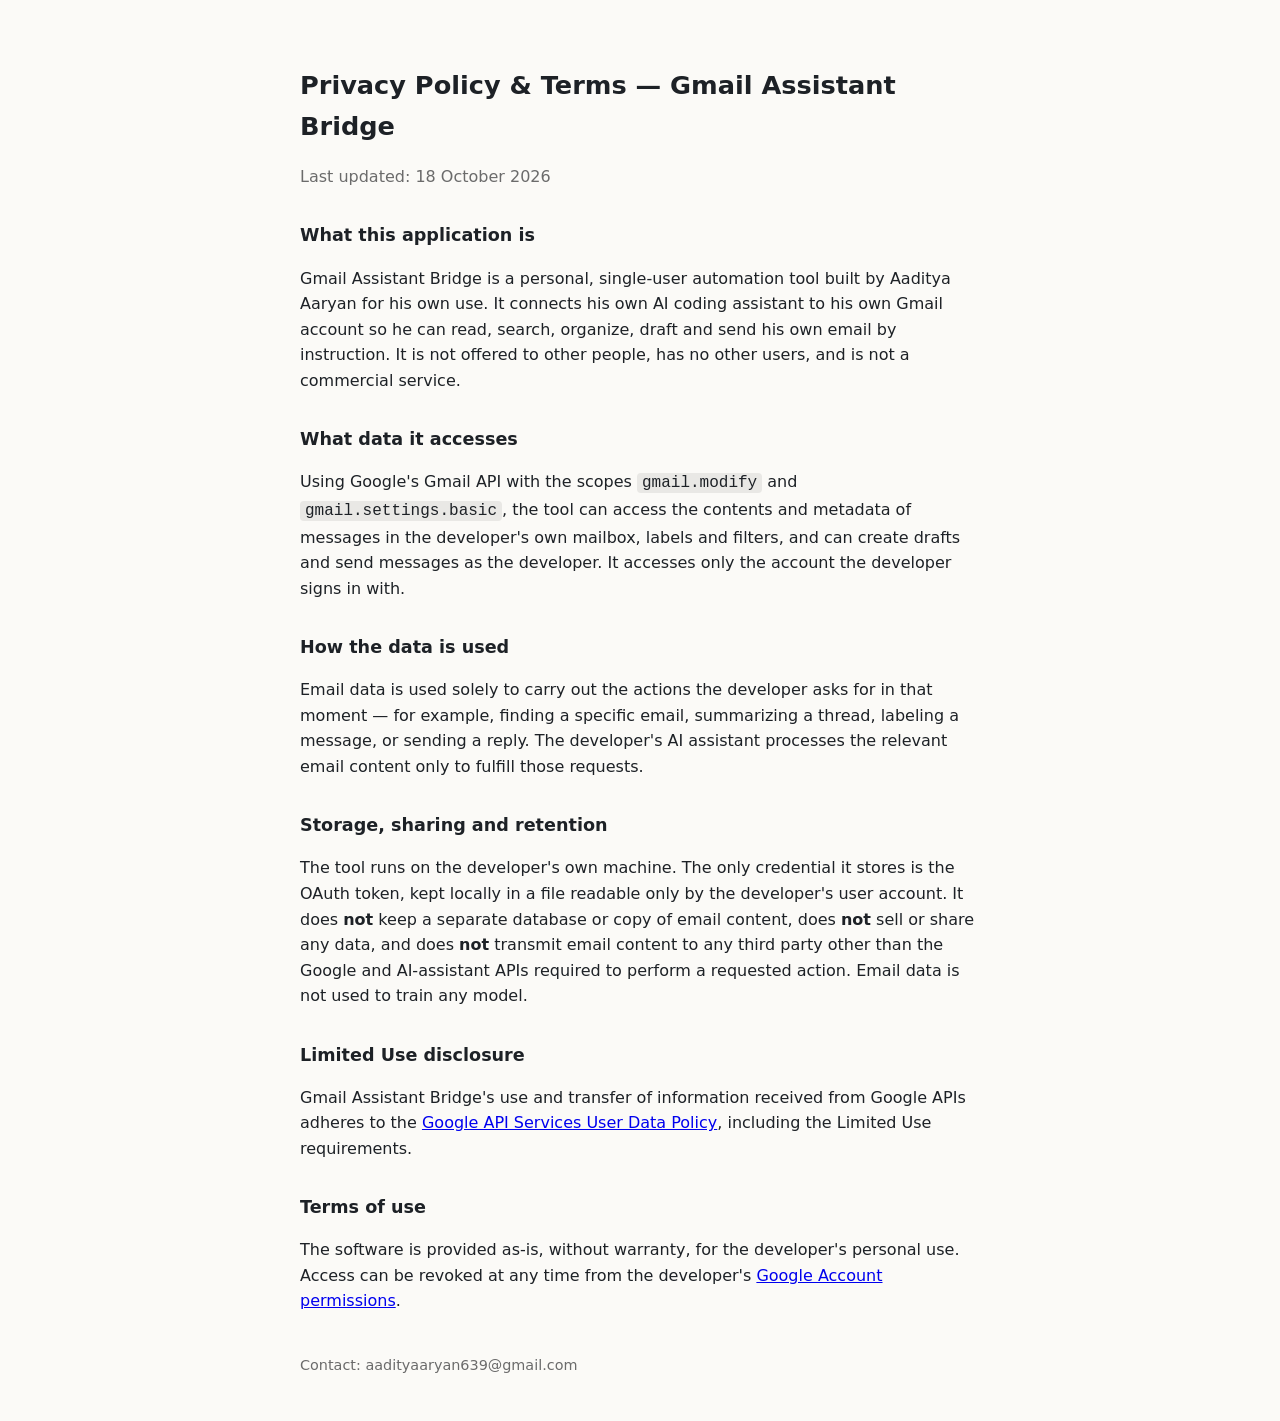
<file: gmail-mcp/privacy.html>
<!doctype html>
<html lang="en">
<head>
<meta charset="utf-8">
<meta name="viewport" content="width=device-width, initial-scale=1">
<title>Privacy Policy — Gmail Assistant Bridge</title>
<style>
  :root { color-scheme: light dark; }
  body { font: 16px/1.6 -apple-system, system-ui, sans-serif; max-width: 680px;
         margin: 0 auto; padding: 48px 20px; color: #1d2126; background: #fbfaf7; }
  @media (prefers-color-scheme: dark) { body { color: #e8e6e0; background: #15171c; } a { color: #7db0ff; } }
  h1 { font-size: 1.6rem; } h2 { font-size: 1.1rem; margin-top: 1.8em; }
  .date { color: #6b6b6b; } code { background: rgba(127,127,127,.15); padding: 1px 5px; border-radius: 4px; }
  footer { margin-top: 40px; font-size: .9rem; color: #6b6b6b; }
</style>
</head>
<body>
<h1>Privacy Policy &amp; Terms — Gmail Assistant Bridge</h1>
<p class="date">Last updated: 18 October 2026</p>

<h2>What this application is</h2>
<p>Gmail Assistant Bridge is a personal, single-user automation tool built by
Aaditya Aaryan for his own use. It connects his own AI coding assistant to his
own Gmail account so he can read, search, organize, draft and send his own
email by instruction. It is not offered to other people, has no other users,
and is not a commercial service.</p>

<h2>What data it accesses</h2>
<p>Using Google's Gmail API with the scopes <code>gmail.modify</code> and
<code>gmail.settings.basic</code>, the tool can access the contents and metadata
of messages in the developer's own mailbox, labels and filters, and can create
drafts and send messages as the developer. It accesses only the account the
developer signs in with.</p>

<h2>How the data is used</h2>
<p>Email data is used solely to carry out the actions the developer asks for in
that moment — for example, finding a specific email, summarizing a thread,
labeling a message, or sending a reply. The developer's AI assistant processes
the relevant email content only to fulfill those requests.</p>

<h2>Storage, sharing and retention</h2>
<p>The tool runs on the developer's own machine. The only credential it stores
is the OAuth token, kept locally in a file readable only by the developer's user
account. It does <strong>not</strong> keep a separate database or copy of email
content, does <strong>not</strong> sell or share any data, and does
<strong>not</strong> transmit email content to any third party other than the
Google and AI-assistant APIs required to perform a requested action. Email data
is not used to train any model.</p>

<h2>Limited Use disclosure</h2>
<p>Gmail Assistant Bridge's use and transfer of information received from Google
APIs adheres to the
<a href="https://developers.google.com/terms/api-services-user-data-policy">Google
API Services User Data Policy</a>, including the Limited Use requirements.</p>

<h2>Terms of use</h2>
<p>The software is provided as-is, without warranty, for the developer's personal
use. Access can be revoked at any time from the developer's
<a href="https://myaccount.google.com/permissions">Google Account permissions</a>.</p>

<footer>Contact: aadityaaryan639@gmail.com</footer>
</body>
</html>
</file>
<file: styles.css>
:root{--bg:#171917;--ink:#f5f3ef;--muted:#c2beb6;--line:#54524e;--accent:#ff655f;--font:'DM Sans',sans-serif;--mono:'DM Mono',monospace}
*{box-sizing:border-box}
html{scroll-behavior:smooth;scroll-padding-top:90px}
body{position:relative;margin:0;background:var(--bg);color:var(--ink);font-family:var(--font);-webkit-font-smoothing:antialiased}
h1,h2,h3,p{margin:0}
a{color:inherit;text-decoration:none}
button{font:inherit}
a:focus-visible,button:focus-visible,summary:focus-visible{outline:2px solid var(--accent);outline-offset:5px}
::selection{background:#ff655f60}
.skip-link{position:fixed;top:-100px;left:20px;padding:14px;background:var(--ink);color:var(--bg);z-index:60}
.skip-link:focus{top:10px}
.page-progress{position:fixed;inset:0 0 auto;height:2px;z-index:50;pointer-events:none}
.page-progress span{display:block;width:100%;height:100%;background:var(--accent);transform:scaleX(0);transform-origin:left}
.header{position:absolute;inset:0 0 auto;height:95px;padding:0 5vw;display:flex;align-items:center;justify-content:space-between;gap:25px;z-index:10}
.logo{font-size:25px;font-weight:700;letter-spacing:-.075em}
.logo span{color:var(--accent)}
.header>nav{display:flex;gap:30px;font:11px var(--mono)}
.header a:hover{color:var(--accent)}
.nav-status{font:10px var(--mono);display:flex;align-items:center;gap:10px}
.nav-status:before{content:'';width:7px;height:7px;background:#aaff64;border-radius:50%}
.mobile-menu{display:none}
.network-story{--chapter-accent:#ef8974;display:none;position:fixed;inset:0;width:100%;height:100svh;z-index:1;overflow:hidden;pointer-events:none}
.has-choreography .network-story{display:block}
.engine-stage{position:relative;width:100%;height:100%;transition:opacity .25s}
.engine-stage:after{content:'';position:absolute;inset:0;pointer-events:none;background:linear-gradient(90deg,#171917ed 0%,#171917e8 28%,#171917d9 48%,#17191760 66%,#17191705 86%),linear-gradient(0deg,#171917c9 0%,transparent 20%,transparent 80%,#171917ac 100%)}
.network-heading{display:none}
.network-kicker{font:9px var(--mono);text-transform:uppercase;letter-spacing:.14em;color:#97958d}
.network-readout{display:flex;align-items:center;gap:10px;font:11px var(--mono);white-space:nowrap}
.network-count{color:var(--chapter-accent);font-variant-numeric:tabular-nums}
.network-title{display:inline-block;overflow:hidden;line-height:1.5;color:#c6c1b8}
.scene-viewport{position:absolute;inset:0;width:100%;height:100%;overflow:hidden;opacity:.9}
.scene-viewport canvas{width:100%;height:100%;display:block}
.engine-fallback{position:absolute;inset:22% 8%;background:repeating-linear-gradient(0deg,transparent 0 15%,#79c7c538 15% 16%,transparent 16% 17%),repeating-linear-gradient(90deg,transparent 0 6%,#f4937350 6% 8%,transparent 8% 10%);border-inline:1px solid #8acdcc;transform:skewY(-5deg);border-radius:10px}
canvas[data-engine="ready"]~.engine-fallback{display:none}
.network-footer{display:none}
.network-steps{list-style:none;width:115px;margin:0;padding:0;display:grid;grid-template-columns:repeat(4,1fr);gap:6px}
.network-steps li{--step-color:#ee8270;position:relative;height:2px;background:#ffffff15}
.network-steps li:nth-child(2){--step-color:#8bbfa4}.network-steps li:nth-child(3){--step-color:#83b7d1}.network-steps li:nth-child(4){--step-color:#b599cf}
.network-steps li:before{content:'';position:absolute;inset:0;background:var(--step-color);transform:scaleX(var(--step-progress,0));transform-origin:left}
.site-main{position:relative;z-index:2;pointer-events:none}
.site-main>section{pointer-events:auto}
.hero{min-height:100svh;width:57%;margin:0;padding:130px 3vw 80px 6vw;display:flex;flex-direction:column;justify-content:center;align-items:flex-start}
.hero-photo{width:78px;height:78px;border-radius:14px;overflow:hidden;margin-bottom:27px;border:1px solid #74716b}
.hero-photo img{display:block;width:100%;height:100%;object-fit:cover;object-position:center 38%}
.hero-content{width:100%;max-width:1080px}
.hero-eyebrow{font:11px var(--mono);letter-spacing:.06em;color:var(--muted);margin-bottom:21px}
.hero h1{font-size:clamp(54px,7vw,112px);font-weight:650;line-height:1.01;letter-spacing:-.055em}
.hero h1 em{display:block;font:inherit;color:var(--accent);margin-top:.04em}
.hero-sub{font-size:18px;line-height:1.5;margin-top:27px;font-weight:500;letter-spacing:-.02em}
.hero-desc{font-size:15px;line-height:1.8;color:var(--muted);margin-top:16px;max-width:620px}
.cta-row{display:flex;flex-wrap:wrap;gap:12px;margin-top:30px}
.btn{border:1px solid var(--line);padding:16px 21px;border-radius:5px;font:11px var(--mono);transition:background .2s,transform .2s,border-color .2s}
.btn-primary{background:#ff655f18;border-color:#ff655f45;color:#ff9383}
.btn:hover{transform:translateY(-3px);background:var(--accent);border-color:var(--accent);color:#fff}
.hero-art,.lab-stage{display:none}
.section-head{display:grid;grid-template-columns:26px 1fr;gap:14px}
.section-num{font:11px var(--mono);padding-top:11px;color:var(--accent)}
.section-title{font-size:clamp(36px,3.8vw,60px);line-height:1.08;font-weight:600;letter-spacing:-.045em}
.section-sub{font-size:14px;line-height:1.75;color:var(--muted);margin-top:17px}
.section-bar{width:100%;height:1px;margin-top:22px;background:var(--line)}
.section-bar__fill{width:42px;height:100%;background:var(--accent)}
#about{position:relative;width:53%}
.about-sticky{padding:80px 3vw 55px 6vw;display:flex;flex-direction:column;justify-content:center}
#about .section-head,.about-grid{width:100%;max-width:780px}
.about-grid{margin-top:27px}
.about-text>p{font-size:14px;line-height:1.85;color:var(--muted)}
.about-text>p+p{margin-top:15px}
.highlight{color:var(--ink);font-weight:600}
.stat-row{margin-top:25px;border-top:1px solid var(--line)}
.stat{padding:11px 0;display:grid;grid-template-columns:1fr 1fr;gap:10px;border-bottom:1px solid var(--line)}
.stat strong{font-size:12px;font-weight:600}
.stat span{font:9px/1.6 var(--mono);color:var(--muted)}
.stat.active strong{color:var(--accent)}
#projects{padding:55px 3vw 65px 6vw;width:53%;margin:0}
#projects>.section-head{max-width:780px;width:100%;padding-bottom:40px}
.projects-list{display:grid;grid-template-columns:1fr}
.project-row{width:100%;display:grid;grid-template-columns:25px 1fr;gap:14px;align-content:start;padding:32px 0;border-top:1px solid var(--line);position:relative;--project-accent:#ff7568}
.project-row:nth-child(2){--project-accent:#ffbd69}.project-row:nth-child(3){--project-accent:#c9d97b}.project-row:nth-child(4){--project-accent:#88c7a9}.project-row:nth-child(5){--project-accent:#77c7d5}.project-row:nth-child(6){--project-accent:#85aff0}.project-row:nth-child(7){--project-accent:#c99ee6}.project-row:nth-child(8){--project-accent:#f0a487}
.project-row:before{content:'';position:absolute;top:-1px;left:0;width:0;height:2px;background:var(--project-accent);transition:width .45s}
.project-row.active:before{width:100%}
.project-index{font:11px var(--mono);color:var(--project-accent);padding-top:11px}
.project-row h3{font-size:clamp(30px,2.8vw,44px);line-height:1.15;letter-spacing:-.035em;font-weight:600;color:var(--project-accent)}
.project-row p{font-size:15px;line-height:1.8;color:var(--muted);margin-top:24px}
.tags{display:flex;flex-wrap:wrap;gap:8px;margin-top:26px}
.tag{font:10px/1.4 var(--mono);border:1px solid var(--line);padding:8px 10px;border-radius:4px}
.project-link{display:inline-block;margin-top:28px;padding-bottom:6px;border-bottom:1px solid var(--project-accent);font:12px var(--mono);color:var(--project-accent)}
.project-link:hover,.project-row h3 a:hover{color:var(--ink)}
#contact{position:relative;z-index:5;padding:100px 5vw 70px;background:linear-gradient(180deg,#17191700,#17191714);color:#f5f3ef}
#contact .section-head{max-width:700px}
#contact .section-bar{display:none}
.contact-grid{display:grid;grid-template-columns:repeat(4,minmax(0,1fr));gap:30px;margin:55px 0 0 40px}
.contact-cell{padding:8px 0;min-width:0}
.contact-cell strong{font-size:22px;display:block;font-weight:500;letter-spacing:-.03em}
.contact-cell span{display:block;font:11px/1.7 var(--mono);color:#b7b3af;margin-top:12px;overflow-wrap:anywhere}
.contact-cell:hover strong{color:var(--accent)}
.footer{position:relative;z-index:5;background:#17191714;color:#c2beb6;display:flex;justify-content:space-between;gap:30px;align-items:center;padding:28px 5vw 90px}
.footer p{font:10px/1.8 var(--mono)}
.footer-links{display:flex;gap:25px;font-size:12px}
.footer a:hover{color:var(--accent)}
.motion-toggle{position:fixed;right:22px;bottom:22px;z-index:20;font:10px var(--mono);background:#171917ed;color:#bcb8b0;border:1px solid #48453e;border-radius:4px;padding:9px 11px;display:flex;align-items:center;gap:7px;cursor:pointer;pointer-events:auto}
.motion-toggle:hover{color:var(--ink);border-color:#918b80}
.motion-toggle.is-hidden{visibility:hidden;pointer-events:none}
@media(max-width:1000px){
  .header{height:85px;padding-inline:6%;gap:20px}.header>nav{gap:20px}.nav-status{display:none}
  .hero{width:100%;height:auto;min-height:90svh;padding:120px 6% 85px;justify-content:center}
  .hero-photo{width:65px;height:65px;margin-bottom:24px}
  .hero-content{width:100%;max-width:700px}.hero h1{font-size:clamp(55px,10vw,88px)}.hero h1 em{display:block;margin-left:0}
  .hero-sub{font-size:20px}.hero-desc{max-width:500px;font-size:16px}
  .engine-stage:after{background:linear-gradient(90deg,#171917ed 0%,#171917c7 45%,#171917b8 100%),linear-gradient(0deg,#17191770,transparent 25%,transparent 80%,#17191780)}
  .motion-toggle{right:16px;bottom:16px}
  #about{width:100%;height:auto;border-top:1px solid var(--line)}
  .about-sticky{position:relative;height:auto;min-height:0;padding:65px 6% 40px}
  #about .section-head,.about-grid{width:100%;max-width:none}.section-title{font-size:43px}.section-sub{font-size:15px}
  .about-text>p{font-size:15px;line-height:1.9}
  .stat{grid-template-columns:1fr 1fr;padding:15px 0}.stat strong{font-size:13px}.stat span{font-size:10px}
  #projects{width:100%;padding:55px 6% 20px}#projects>.section-head{width:100%;max-width:none;padding-bottom:40px}
  .projects-list{grid-template-columns:1fr;gap:0}
  .project-row{width:100%;max-width:none;min-height:0;padding:40px 0}.project-row h3{font-size:35px}.project-row p{font-size:15px;margin-top:20px}
  .contact-grid{grid-template-columns:1fr 1fr;margin-left:0}.footer{padding-bottom:85px}
}
@media(max-width:560px){
  html{scroll-padding-top:25px}.header{height:75px;gap:18px}.logo{font-size:22px}.header>nav{display:none}
  .mobile-menu{display:block;margin-left:auto;position:relative}.mobile-menu summary{font:12px var(--mono);list-style:none;cursor:pointer;padding:10px 0}.mobile-menu summary::-webkit-details-marker{display:none}.mobile-menu summary span{margin-left:6px}
  .mobile-menu nav{position:absolute;right:0;top:40px;display:flex;flex-direction:column;width:170px;padding:13px 20px;border:1px solid #655e57;background:#272624;border-radius:5px;gap:3px;color:#eee}.mobile-menu nav a{font-size:13px;padding:10px 0}
  .hero{padding-top:110px}.hero-photo{width:60px;height:60px;margin-bottom:20px}.hero-eyebrow{font-size:10px;margin-bottom:16px}.hero h1{font-size:clamp(48px,14vw,79px);line-height:1}
  .hero-sub{font-size:16px;margin-top:22px}.hero-desc{font-size:14px;line-height:1.8;margin-top:14px}.cta-row{margin-top:24px;gap:10px}.btn{font-size:11px;padding:14px 18px}
  .section-head{grid-template-columns:22px 1fr;gap:12px}.section-title{font-size:36px}.section-sub{font-size:13px;line-height:1.8;margin-top:14px}.section-num{font-size:10px;padding-top:10px}
  .about-sticky{padding-top:50px}.about-grid{margin-top:25px}.about-text>p{font-size:14px}.stat-row{margin-top:25px}.stat strong{font-size:12px}.stat span{font-size:9px}
  #projects{padding-top:45px}.project-row{grid-template-columns:21px 1fr;gap:12px;padding:35px 0}.project-row h3{font-size:29px}.project-row p{font-size:14px;line-height:1.85;margin-top:17px}.project-index{padding-top:7px;font-size:10px}.tags{margin-top:22px;gap:6px}.tag{font-size:9px;padding:7px 8px}.project-link{font-size:11px;margin-top:23px}
  #contact{padding:55px 6% 40px}.contact-grid{gap:30px 22px;margin-top:35px}.contact-cell strong{font-size:18px}.contact-cell span{font-size:10px}.footer{padding:25px 6% 80px;flex-direction:column;align-items:flex-start;gap:20px}.footer p{font-size:9px}.footer-links{font-size:12px}.motion-toggle{font-size:9px;padding:10px 12px}
}
@media(prefers-reduced-motion:reduce){html{scroll-behavior:auto}*,*:before,*:after{transition:none!important;animation:none!important}.motion-toggle{display:none}}
</file>
